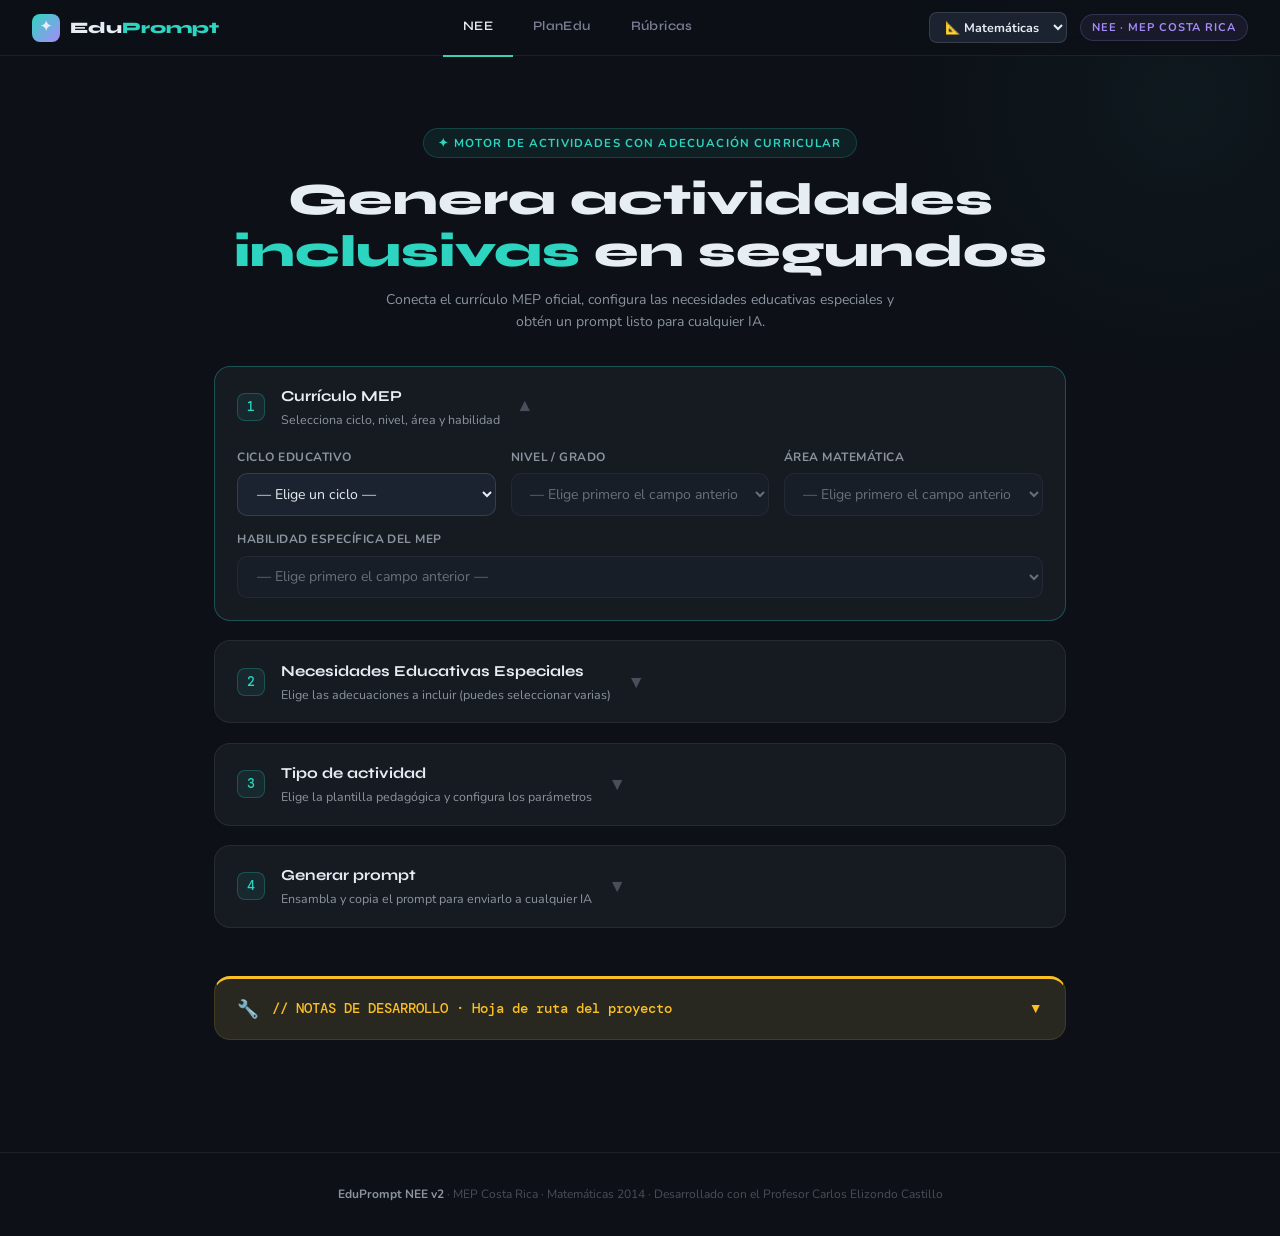
<file: index.html>
<!DOCTYPE html>
<html lang="es">
<head>
<meta charset="UTF-8">
<meta name="viewport" content="width=device-width, initial-scale=1.0">
<title>EduPrompt NEE · MEP Costa Rica</title>
<link href="https://fonts.googleapis.com/css2?family=Syne:wght@400;600;700;800&family=DM+Mono:wght@400;500&family=Nunito:wght@400;500;600;700&display=swap" rel="stylesheet">
<link rel="stylesheet" href="css/styles.css">
</head>
<body>

<!-- ══ LOADING SCREEN ══ -->
<div class="loading-screen" id="loadingScreen">
  <div class="loading-spinner"></div>
  <span class="loading-text" id="loadingText">Cargando currículo MEP...</span>
</div>

<header>
  <div class="logo">
    <div class="logo-mark">✦</div>
    <span>Edu<em>Prompt</em></span>
  </div>
  <nav style="display:flex;align-items:center;gap:0;margin-left:8px;">
    <a href="index.html" style="font-family:'Syne',sans-serif;font-size:13px;font-weight:600;padding:18px 20px;color:#e8eaf0;text-decoration:none;border-bottom:2px solid #3ecfb2;letter-spacing:.03em;">NEE</a>
    <a href="planedu.html" style="font-family:'Syne',sans-serif;font-size:13px;font-weight:600;padding:18px 20px;color:#7a7f96;text-decoration:none;border-bottom:2px solid transparent;letter-spacing:.03em;">PlanEdu</a>
    <a href="rubricas.html" style="font-family:'Syne',sans-serif;font-size:13px;font-weight:600;padding:18px 20px;color:#7a7f96;text-decoration:none;border-bottom:2px solid transparent;letter-spacing:.03em;">Rúbricas</a>
  </nav>
  <div class="header-right">
    <select id="sel_materia_header" onchange="cambiarMateria()" title="Seleccionar materia"></select>
    <span class="header-badge">NEE · MEP Costa Rica</span>
  </div>
</header>

<!-- ══ APP ══ -->
<main class="app">

  <!-- HERO -->
  <div class="hero">
    <div class="hero-pill">✦ Motor de actividades con adecuación curricular</div>
    <h1>Genera actividades<br><em>inclusivas</em> en segundos</h1>
    <p>Conecta el currículo MEP oficial, configura las necesidades educativas especiales y obtén un prompt listo para cualquier IA.</p>
  </div>

  <!-- ══════════════════════════════════════════
       PASOS
  ══════════════════════════════════════════ -->
  <div class="steps">

    <!-- ══ PASO 1: CURRÍCULO ══ -->
    <div class="step open active" id="step1">
      <div class="step-header" onclick="toggleStep('step1')">
        <div class="step-num" id="num1">1</div>
        <div>
          <div class="step-title">Currículo MEP</div>
          <div class="step-subtitle">Selecciona ciclo, nivel, área y habilidad</div>
        </div>
        <span class="step-toggle">▼</span>
      </div>
      <div class="step-body">

        <div class="form-grid cols-3">
          <div class="form-group">
            <label>Ciclo educativo</label>
            <select id="sel_ciclo" class="fc" onchange="updateNiveles()" disabled>
              <option value="">— Cargando... —</option>
            </select>
          </div>
          <div class="form-group">
            <label>Nivel / Grado</label>
            <select id="sel_nivel" class="fc" onchange="updateAreas()" disabled>
              <option value="">— Elige ciclo —</option>
            </select>
          </div>
          <div class="form-group">
            <label>Área matemática</label>
            <select id="sel_area" class="fc" onchange="updateHabilidades()" disabled>
              <option value="">— Elige nivel —</option>
            </select>
          </div>
        </div>

        <div class="form-group" style="margin-top:.9rem">
          <label>Habilidad específica del MEP</label>
          <select id="sel_habilidad" class="fc" onchange="updateIndicadores()" disabled>
            <option value="">— Elige área —</option>
          </select>
        </div>

        <!-- Cuadro informativo autocargado -->
        <div class="info-box" id="infoBox">
          <div class="ib-tag">✦ Datos MEP autocargados</div>
          <div id="infoContent"></div>
        </div>

      </div>
    </div>

    <!-- ══ PASO 2: NEE ══ -->
    <div class="step" id="step2">
      <div class="step-header" onclick="toggleStep('step2')">
        <div class="step-num" id="num2">2</div>
        <div>
          <div class="step-title">Necesidades Educativas Especiales</div>
          <div class="step-subtitle">Elige las adecuaciones a incluir (puedes seleccionar varias)</div>
        </div>
        <span class="step-toggle">▼</span>
      </div>
      <div class="step-body">

        <div class="form-group" style="margin-bottom:.9rem">
          <label>Tipo de adecuación curricular (MEP)</label>
          <select id="sel_adecuacion" class="fc">
            <option value="">Sin adecuación curricular específica</option>
            <option value="Adecuación significativa">Adecuación significativa</option>
            <option value="Adecuación no significativa">Adecuación no significativa</option>
            <option value="Adecuación de acceso al currículo">Adecuación de acceso al currículo</option>
          </select>
        </div>

        <label>Necesidades específicas (selecciona las que apliquen)</label>
        <div class="nee-chips" id="neeChips">
          <div class="nee-chip" onclick="toggleNEE(this)" data-nee="Discapacidad auditiva">
            <span>👂</span> Auditiva
          </div>
          <div class="nee-chip" onclick="toggleNEE(this)" data-nee="Discapacidad visual">
            <span>👁️</span> Visual
          </div>
          <div class="nee-chip" onclick="toggleNEE(this)" data-nee="TDAH / Déficit de atención">
            <span>⚡</span> TDAH
          </div>
          <div class="nee-chip" onclick="toggleNEE(this)" data-nee="Dislexia o discalculia">
            <span>📖</span> Dislexia / Discalculia
          </div>
          <div class="nee-chip" onclick="toggleNEE(this)" data-nee="Discapacidad intelectual leve">
            <span>🧩</span> D. Intelectual leve
          </div>
          <div class="nee-chip" onclick="toggleNEE(this)" data-nee="Trastorno del espectro autista (TEA)">
            <span>🌈</span> TEA
          </div>
          <div class="nee-chip" onclick="toggleNEE(this)" data-nee="Dificultades del lenguaje">
            <span>💬</span> Lenguaje
          </div>
          <div class="nee-chip" onclick="toggleNEE(this)" data-nee="Altas capacidades">
            <span>⭐</span> Altas capacidades
          </div>
        </div>

        <div class="form-group" style="margin-top:.9rem">
          <label>Observaciones del grupo (opcional)</label>
          <textarea id="obs_grupo" class="fc" placeholder="Ej: grupo de 28 estudiantes, 2 con TEA, 1 con discapacidad visual parcial..."></textarea>
        </div>

      </div>
    </div>

    <!-- ══ PASO 3: PLANTILLA ══ -->
    <div class="step" id="step3">
      <div class="step-header" onclick="toggleStep('step3')">
        <div class="step-num" id="num3">3</div>
        <div>
          <div class="step-title">Tipo de actividad</div>
          <div class="step-subtitle">Elige la plantilla pedagógica y configura los parámetros</div>
        </div>
        <span class="step-toggle">▼</span>
      </div>
      <div class="step-body">

        <label>Plantilla pedagógica</label>
        <div class="template-grid" id="templateGrid">
          <!-- Generado por templateRegistry.js + app.js -->
        </div>

        <div class="divider"></div>

        <div class="form-grid">
          <div class="form-group">
            <label>Duración</label>
            <select id="sel_duracion" class="fc">
              <option>30 minutos</option>
              <option selected>45 minutos</option>
              <option>60 minutos</option>
              <option>90 minutos</option>
              <option>2 lecciones (90 min)</option>
            </select>
          </div>
          <div class="form-group">
            <label>Organización del grupo</label>
            <select id="sel_grupo" class="fc">
              <option>Individual</option>
              <option>Parejas</option>
              <option selected>Pequeños grupos (3-4)</option>
              <option>Plenaria</option>
              <option>Mixta</option>
            </select>
          </div>
          <div class="form-group">
            <label>Recursos disponibles</label>
            <select id="sel_recursos" class="fc">
              <option>Material básico (papel, lápiz)</option>
              <option selected>Material concreto + impreso</option>
              <option>Tecnología (tablets / computadoras)</option>
              <option>Pizarra digital</option>
              <option>Materiales manipulativos</option>
            </select>
          </div>
          <div class="form-group">
            <label>Detalle del prompt</label>
            <select id="sel_complejidad" class="fc">
              <option>Básico (prompt corto)</option>
              <option selected>Estándar (balanceado)</option>
              <option>Detallado (máximo detalle)</option>
            </select>
          </div>
        </div>

        <div class="form-group" style="margin-top:.9rem">
          <label>Contexto adicional para la IA (opcional)</label>
          <textarea id="ctx_adicional" class="fc" placeholder="Ej: los estudiantes ya conocen fracciones, el aula tiene 30 pupitres, es la primera clase del tema..."></textarea>
        </div>

      </div>
    </div>

    <!-- ══ PASO 4: GENERAR ══ -->
    <div class="step" id="step4">
      <div class="step-header" onclick="toggleStep('step4')">
        <div class="step-num" id="num4">4</div>
        <div>
          <div class="step-title">Generar prompt</div>
          <div class="step-subtitle">Ensambla y copia el prompt para enviarlo a cualquier IA</div>
        </div>
        <span class="step-toggle">▼</span>
      </div>
      <div class="step-body">

        <div style="display:flex;gap:.7rem;flex-wrap:wrap;margin-bottom:1rem">
          <button class="btn btn-teal" onclick="generatePrompt()">
            ✦ Generar prompt MEP + NEE
          </button>
          <button class="btn btn-ghost" onclick="copyPrompt()" id="btnCopy" style="display:none">
            📋 Copiar prompt
          </button>
          <button class="btn btn-ghost" onclick="clearPrompt()" id="btnClear" style="display:none">
            🗑 Limpiar
          </button>
        </div>

        <div class="prompt-output" id="promptOutput">
          <div class="prompt-toolbar">
            <span class="prompt-toolbar-label">prompt generado · listo para copiar</span>
            <span id="promptStats" style="font-family:'DM Mono',monospace;font-size:.72rem;color:var(--text-muted)"></span>
          </div>
          <textarea class="prompt-text" id="promptText" readonly></textarea>
        </div>

        <div class="hint" id="hintMsg" style="display:none"></div>

      </div>
    </div>

  </div><!-- /steps -->


  <!-- ══════════════════════════════════════════
       PANEL DE DESARROLLO
  ══════════════════════════════════════════ -->
  <div class="dev-panel" id="devPanel">
    <div class="dev-header" onclick="toggleDev()">
      <span style="font-size:1.1rem">🔧</span>
      <h3>// NOTAS DE DESARROLLO · Hoja de ruta del proyecto</h3>
      <span id="devToggle" style="color:var(--amber)">▼</span>
    </div>
    <div class="dev-body">

      <div class="dev-section">
        <h4>Estado actual (v3)</h4>
        <div class="code-block">✅ Estructura modular (HTML + CSS + JS separados)
✅ curriculo_matematica.json (618 habilidades, cycles→niveles→areas)
✅ MetaPromptEngine v3 — prompt DOBLE FASE (js/metaPromptEngine.js)
✅ Motor de plantillas con 7 tipos (js/templateRegistry.js)
✅ Selector de materia en header (listo para más materias)
✅ Sistema NEE con chips seleccionables
✅ skillId separado — habilidad con código + texto completo en el prompt
✅ PlanEdu con doble fase (planedu.html)
✅ metaEngine.js compartido entre NEE y PlanEdu
✅ Listo para GitHub Pages · oliver2389.github.io
⏳ Rúbricas de evaluación — nueva pestaña (rubricas.html) · EN DESARROLLO
⏳ Conexión directa a API Claude — campo api_key listo en planedu.html
⏳ Más materias (Ciencias, Español) — requiere extractor Python
⏳ Exportar a .docx con formato oficial MEP</div>
      </div>

      <div class="dev-section">
        <h4>Puntos de conexión</h4>

        <div class="connection-point">
          <span class="cp-icon">📦</span>
          <div class="cp-text">
            <b>Agregar nueva plantilla → js/templateRegistry.js</b>
            Agrega un objeto {id, icon, nombre, desc, estructura} al registro.
            Se renderiza automáticamente, sin tocar nada más.
          </div>
        </div>

        <div class="connection-point">
          <span class="cp-icon">🗺️</span>
          <div class="cp-text">
            <b>Agregar nueva materia → js/app.js (MATERIAS_CONFIG)</b>
            Genera el JSON con el extractor Python, colócalo en data/,
            y descomenta la entrada en MATERIAS_CONFIG. Aparece en el selector del header.
          </div>
        </div>

        <div class="connection-point">
          <span class="cp-icon">🤖</span>
          <div class="cp-text">
            <b>Conectar a API de IA → js/app.js (sendToAPI)</b>
            El código está escrito y comentado. Solo descomenta,
            agrega tu API key y cambia el botón "Generar" por "Generar y enviar".
          </div>
        </div>

        <div class="connection-point">
          <span class="cp-icon">💾</span>
          <div class="cp-text">
            <b>Persistencia → js/app.js (EduStorage)</b>
            Código listo y comentado. Descomenta EduStorage para guardar
            selecciones y prompts entre sesiones del navegador.
          </div>
        </div>
      </div>

      <div class="dev-section">
        <h4>Estructura del proyecto</h4>
        <div class="code-block">eduprompt-nee/
├── index.html                  ← esta página
├── css/
│   └── styles.css              ← todo el diseño
├── js/
│   ├── metaPromptEngine.js     ← núcleo de prompts (Motor)
│   ├── templateRegistry.js     ← plantillas pedagógicas
│   └── app.js                  ← lógica de la aplicación
└── data/
    ├── curriculo_matematica.json   ← 854 habilidades MEP ✅
    ├── curriculo_ciencias.json     ← pendiente extractor
    └── curriculo_espanol.json      ← pendiente extractor</div>
      </div>

      <div class="dev-section">
        <h4>Prompt para continuar con Claude</h4>
        <div class="code-block">Continuamos EduPrompt NEE · PlanEdu · Rúbricas.
Prof. Carlos Elizondo Castillo · MEP Costa Rica.

Estado actual (v3):
- index.html (NEE) + planedu.html + rubricas.html · oliver2389.github.io
- metaPromptEngine.js v3 — prompt DOBLE FASE en NEE
- planedu.html con doble fase + 5 pasos + DUA + SP + PEI
- metaEngine.js compartido (buildPrompt + callClaude + render)
- curriculo_matematica.json (618 habilidades, cycles→niveles→areas)
- curriculo_contexto.json (17 entradas contexto curricular MEP)
- app.js con skillId separado — habilidad con código + texto

Próximo paso:
- Construir rubricas.html — tabla Indicadores / Inicial / Intermedio / Avanzado
- El docente selecciona habilidades y genera la rúbrica con prompt doble fase

Adjunto los archivos. Continuá desde aquí.</div>
        <button class="btn btn-ghost btn-sm" style="margin-top:.6rem" onclick="copyDevPrompt()">
          📋 Copiar este prompt
        </button>
      </div>

    </div>
  </div>

</main>

<footer>
  <b>EduPrompt NEE v2</b> · MEP Costa Rica · Matemáticas 2014 ·
  Desarrollado con el Profesor Carlos Elizondo Castillo
</footer>

<!-- ══ SCRIPTS (orden importante) ══ -->
<script src="js/templateRegistry.js"></script>
<script src="js/metaPromptEngine.js"></script>
<script src="js/metaEngine.js"></script>
<script src="js/app.js"></script>

</body>
</html>
</file>
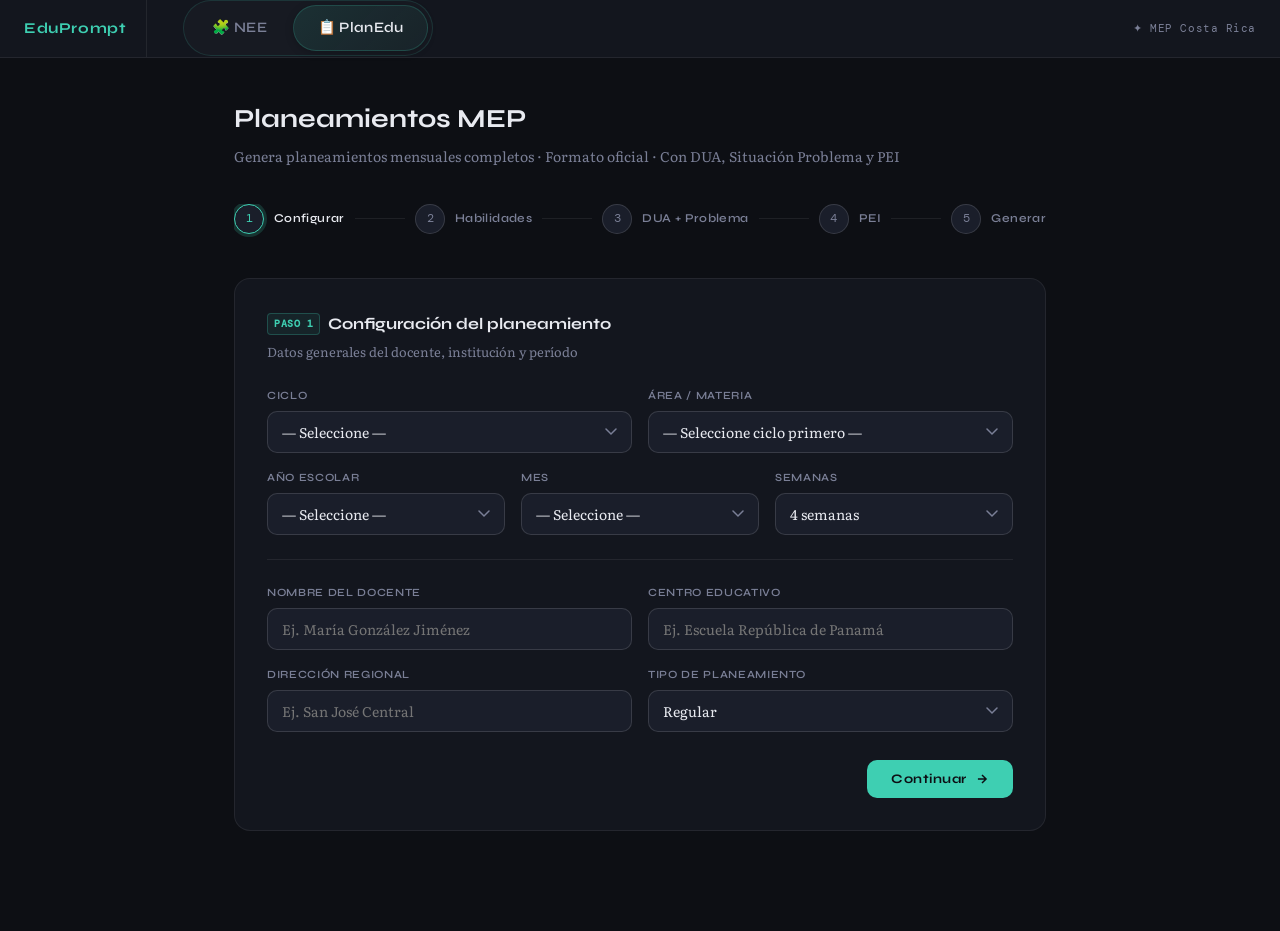
<file: planedu.html>
<!DOCTYPE html>
<html lang="es">
<head>
<meta charset="UTF-8">
<meta name="viewport" content="width=device-width, initial-scale=1.0">
<title>PlanEdu · Planeamientos MEP</title>
<link rel="preconnect" href="https://fonts.googleapis.com">
<link href="https://fonts.googleapis.com/css2?family=Syne:wght@400;600;700&family=DM+Mono:wght@400;500&family=Literata:ital,wght@0,400;0,500;1,400&display=swap" rel="stylesheet">
<style>
:root{--bg:#0d0f14;--bg2:#13161e;--bg3:#1a1e2a;--border:rgba(255,255,255,0.07);--border2:rgba(255,255,255,0.13);--text:#e8eaf0;--muted:#7a7f96;--accent:#3ecfb2;--accent2:#2aa898;--accent-bg:rgba(62,207,178,0.08);--accent-glow:rgba(62,207,178,0.18);--purple:#8b6ff5;--amber:#f0a832;--red:#e05252;--radius:10px;--radius-lg:16px;--mono:'DM Mono',monospace;}
*{box-sizing:border-box;margin:0;padding:0;}
body{background:var(--bg);color:var(--text);font-family:'Literata',Georgia,serif;font-size:15px;line-height:1.65;min-height:100vh;}
header{background:var(--bg2);border-bottom:1px solid var(--border);padding:0 24px;display:flex;align-items:center;position:sticky;top:0;z-index:100;}
.site-logo{font-family:'Syne',sans-serif;font-weight:700;font-size:15px;color:var(--accent);letter-spacing:.04em;padding:16px 20px 16px 0;border-right:1px solid var(--border);margin-right:4px;text-decoration:none;}
.main-nav{display:flex;align-items:center;gap:2px;margin-left:2rem;background:rgba(255,255,255,.02);border-radius:40px;padding:4px;border:1px solid rgba(62,207,178,.15);}
.nav-link{font-family:'Syne',sans-serif;font-size:.9rem;font-weight:600;padding:10px 24px;color:#7a7f96;text-decoration:none;border-radius:40px;letter-spacing:.02em;display:flex;align-items:center;gap:8px;transition:all .3s;}
.nav-link:hover{color:#e8eaf0;background:rgba(62,207,178,.05);}
.nav-link.active{background:linear-gradient(135deg,rgba(62,207,178,.12),rgba(62,207,178,.05));color:#e8eaf0;box-shadow:0 2px 8px rgba(0,0,0,.2);border:1px solid rgba(62,207,178,.2);}
.header-right{margin-left:auto;display:flex;align-items:center;gap:1rem;}
.header-badge{font-family:var(--mono);font-size:.7rem;color:var(--muted);letter-spacing:.05em;}
main{max-width:860px;margin:0 auto;padding:40px 24px 80px;}
.page-title{font-family:'Syne',sans-serif;font-size:26px;font-weight:700;color:var(--text);margin-bottom:4px;}
.page-subtitle{color:var(--muted);font-size:14px;margin-bottom:36px;}
.stepper{display:flex;align-items:center;margin-bottom:40px;overflow-x:auto;padding-bottom:4px;}
.step-item{display:flex;align-items:center;gap:10px;flex-shrink:0;}
.step-dot{width:30px;height:30px;border-radius:50%;border:1.5px solid var(--border2);background:var(--bg3);display:flex;align-items:center;justify-content:center;font-family:var(--mono);font-size:12px;color:var(--muted);transition:all .3s;flex-shrink:0;}
.step-dot.done{background:var(--accent);border-color:var(--accent);color:#0d0f14;}
.step-dot.active{border-color:var(--accent);color:var(--accent);box-shadow:0 0 0 3px var(--accent-glow);}
.step-label{font-family:'Syne',sans-serif;font-size:12px;font-weight:600;color:var(--muted);letter-spacing:.03em;white-space:nowrap;transition:color .3s;}
.step-label.active{color:var(--text);}
.step-connector{flex:1;height:1px;background:var(--border);margin:0 10px;min-width:20px;}
.step-connector.done{background:var(--accent2);}
.card{background:var(--bg2);border:1px solid var(--border);border-radius:var(--radius-lg);padding:32px;margin-bottom:20px;}
.card-title{font-family:'Syne',sans-serif;font-size:16px;font-weight:700;color:var(--text);margin-bottom:4px;display:flex;align-items:center;gap:8px;}
.step-badge{font-family:var(--mono);font-size:10px;background:var(--accent-bg);color:var(--accent);border:1px solid rgba(62,207,178,.25);border-radius:4px;padding:2px 6px;letter-spacing:.05em;}
.card-desc{font-size:13px;color:var(--muted);margin-bottom:24px;}
.field-group{display:grid;grid-template-columns:1fr 1fr;gap:16px;margin-bottom:16px;}
.field-group.cols-3{grid-template-columns:1fr 1fr 1fr;}
.field-group.cols-1{grid-template-columns:1fr;}
@media(max-width:600px){.field-group,.field-group.cols-3{grid-template-columns:1fr;}}
.field{display:flex;flex-direction:column;gap:6px;}
label{font-family:'Syne',sans-serif;font-size:11px;font-weight:600;letter-spacing:.06em;color:var(--muted);text-transform:uppercase;}
input[type="text"],input[type="number"],select,textarea{background:var(--bg3);border:1px solid var(--border2);border-radius:var(--radius);color:var(--text);font-family:'Literata',serif;font-size:14px;padding:10px 14px;outline:none;transition:border-color .2s,box-shadow .2s;width:100%;appearance:none;-webkit-appearance:none;}
input:focus,select:focus,textarea:focus{border-color:var(--accent2);box-shadow:0 0 0 3px var(--accent-glow);}
select{background-image:url("data:image/svg+xml,%3Csvg xmlns='http://www.w3.org/2000/svg' width='12' height='8' viewBox='0 0 12 8'%3E%3Cpath d='M1 1l5 5 5-5' stroke='%237a7f96' stroke-width='1.5' fill='none' stroke-linecap='round'/%3E%3C/svg%3E");background-repeat:no-repeat;background-position:right 14px center;padding-right:36px;cursor:pointer;}
select option{background:var(--bg3);}
.skill-selector{border:1px solid var(--border2);border-radius:var(--radius-lg);overflow:hidden;}
.skill-search-wrap{padding:12px 14px;background:var(--bg3);border-bottom:1px solid var(--border);display:flex;gap:10px;align-items:center;}
.skill-search-wrap svg{flex-shrink:0;opacity:.5;}
#buscador-habilidades{background:transparent;border:none;padding:0;font-size:14px;border-radius:0;box-shadow:none;width:100%;}
#buscador-habilidades:focus{box-shadow:none;border-color:transparent;}
.skill-meta{padding:8px 14px;background:var(--bg);border-bottom:1px solid var(--border);display:flex;justify-content:space-between;align-items:center;}
.skill-meta span{font-family:var(--mono);font-size:11px;color:var(--muted);}
.count-badge{background:var(--accent-bg);color:var(--accent);border:1px solid rgba(62,207,178,.2);border-radius:20px;padding:2px 10px;font-family:var(--mono);font-size:11px;}
#lista-habilidades{max-height:280px;overflow-y:auto;scrollbar-width:thin;scrollbar-color:var(--border2) transparent;}
.hab-item{display:flex;align-items:flex-start;gap:12px;padding:10px 14px;border-bottom:1px solid var(--border);cursor:pointer;transition:background .15s;}
.hab-item:hover{background:var(--bg3);}
.hab-item:last-child{border-bottom:none;}
.hab-item input[type="checkbox"]{width:16px;height:16px;flex-shrink:0;margin-top:2px;accent-color:var(--accent);cursor:pointer;padding:0;border:none;background:none;box-shadow:none;}
.hab-id{font-family:var(--mono);font-size:11px;color:var(--accent);flex-shrink:0;margin-top:2px;min-width:56px;}
.hab-texto{font-size:13px;color:var(--text);line-height:1.5;}
.empty-msg{padding:24px;text-align:center;color:var(--muted);font-size:13px;}
.seleccionadas-header{padding:10px 14px;background:var(--bg);border-top:1px solid var(--border);display:flex;justify-content:space-between;align-items:center;}
.seleccionadas-header span{font-family:'Syne',sans-serif;font-size:11px;font-weight:600;letter-spacing:.06em;text-transform:uppercase;color:var(--muted);}
#seleccionadas{padding:8px 14px;min-height:44px;display:flex;flex-wrap:wrap;gap:6px;}
.sel-chip{display:inline-flex;align-items:center;gap:6px;background:var(--accent-bg);border:1px solid rgba(62,207,178,.25);border-radius:20px;padding:4px 10px 4px 12px;font-size:12px;color:var(--accent);font-family:var(--mono);animation:chipIn .15s ease-out;}
@keyframes chipIn{from{opacity:0;transform:scale(.9);}to{opacity:1;transform:scale(1);}}
.sel-chip button{background:none;border:none;cursor:pointer;color:rgba(62,207,178,.6);font-size:14px;line-height:1;padding:0;margin-left:2px;transition:color .15s;}
.sel-chip button:hover{color:var(--accent);}
.sel-empty{font-size:13px;color:var(--muted);padding:8px 0;font-style:italic;}
.dua-grid{display:grid;grid-template-columns:1fr 1fr 1fr;gap:10px;}
@media(max-width:640px){.dua-grid{grid-template-columns:1fr;}}
.dua-check{display:flex;align-items:flex-start;gap:10px;background:var(--bg3);border:1px solid var(--border);border-radius:var(--radius);padding:12px;cursor:pointer;transition:border-color .2s,background .2s;}
.dua-check:hover{border-color:var(--border2);}
.dua-check input[type="checkbox"]{width:15px;height:15px;flex-shrink:0;margin-top:2px;accent-color:var(--purple);cursor:pointer;padding:0;border:none;background:none;box-shadow:none;}
.dua-check.checked{border-color:rgba(139,111,245,.4);background:rgba(139,111,245,.07);}
.dua-label{font-size:13px;color:var(--text);line-height:1.4;}
.sp-toggle-card{background:var(--bg3);border:1.5px solid var(--border2);border-radius:var(--radius-lg);padding:16px 20px;margin-bottom:0;cursor:pointer;transition:all .2s;display:flex;align-items:center;gap:14px;}
.sp-toggle-card:hover{border-color:rgba(240,168,50,.3);}
.sp-toggle-card.active{border-color:rgba(240,168,50,.5);background:rgba(240,168,50,.06);}
.sp-toggle-card input[type="checkbox"]{width:18px;height:18px;accent-color:var(--amber);flex-shrink:0;cursor:pointer;padding:0;border:none;background:none;box-shadow:none;}
.sp-toggle-label{font-family:'Syne',sans-serif;font-size:14px;font-weight:700;color:var(--text);}
.sp-toggle-sub{font-size:12px;color:var(--muted);margin-top:2px;}
.sp-fields{display:none;}
.sp-fields.visible{display:block;margin-top:16px;animation:fadeUp .2s ease-out;}
@keyframes fadeUp{from{opacity:0;transform:translateY(8px);}to{opacity:1;transform:translateY(0);}}
.momentos-grid{display:grid;grid-template-columns:1fr 1fr;gap:10px;margin-bottom:16px;}
@media(max-width:600px){.momentos-grid{grid-template-columns:1fr;}}
.momento-card{background:var(--bg3);border:1px solid rgba(240,168,50,.2);border-radius:var(--radius);padding:12px 14px;display:flex;align-items:flex-start;gap:10px;}
.momento-num{font-family:var(--mono);font-size:11px;background:rgba(240,168,50,.12);color:var(--amber);border:1px solid rgba(240,168,50,.25);border-radius:4px;padding:2px 7px;flex-shrink:0;margin-top:1px;}
.momento-texto{font-size:13px;color:var(--text);line-height:1.4;}
.momento-texto strong{font-family:'Syne',sans-serif;font-size:11px;font-weight:700;color:var(--amber);display:block;letter-spacing:.04em;text-transform:uppercase;margin-bottom:3px;}
.pei-toggle-row{display:flex;gap:12px;margin-bottom:16px;}
.radio-btn{flex:1;display:flex;align-items:center;justify-content:center;gap:8px;padding:10px;background:var(--bg3);border:1.5px solid var(--border2);border-radius:var(--radius);cursor:pointer;font-family:'Syne',sans-serif;font-size:13px;font-weight:600;color:var(--muted);transition:all .2s;}
.radio-btn input{display:none;}
.radio-btn.selected-yes{border-color:var(--accent);color:var(--accent);background:var(--accent-bg);}
.radio-btn.selected-no{border-color:var(--border2);color:var(--text);}
#pei-fields{display:none;}
#pei-fields.visible{display:block;}
.nav-row{display:flex;justify-content:space-between;align-items:center;margin-top:28px;gap:12px;}
.btn{font-family:'Syne',sans-serif;font-size:13px;font-weight:700;letter-spacing:.04em;padding:11px 24px;border-radius:var(--radius);border:none;cursor:pointer;transition:all .2s;display:inline-flex;align-items:center;gap:8px;}
.btn-ghost{background:transparent;border:1px solid var(--border2);color:var(--muted);}
.btn-ghost:hover{border-color:var(--border);color:var(--text);}
.btn-primary{background:var(--accent);color:#0d0f14;}
.btn-primary:hover{background:var(--accent2);box-shadow:0 0 20px var(--accent-glow);}
.btn-generate{background:linear-gradient(135deg,var(--accent),#2a9f90);color:#0d0f14;padding:13px 32px;font-size:14px;width:100%;justify-content:center;border-radius:var(--radius-lg);}
.btn-generate:hover{box-shadow:0 0 30px var(--accent-glow);transform:translateY(-1px);}
#resultado-section{display:none;margin-top:32px;}
#resultado-section.visible{display:block;animation:fadeUp .4s ease-out;}
.resultado-header{display:flex;justify-content:space-between;align-items:center;margin-bottom:16px;flex-wrap:wrap;gap:12px;}
.resultado-title{font-family:'Syne',sans-serif;font-size:14px;font-weight:700;color:var(--accent);}
.resultado-actions{display:flex;gap:8px;flex-wrap:wrap;}
#resultado-content{background:var(--bg2);border:1px solid var(--border2);border-radius:var(--radius-lg);padding:32px;white-space:pre-wrap;font-family:'Literata',serif;font-size:14px;line-height:1.8;color:var(--text);min-height:200px;max-height:600px;overflow-y:auto;scrollbar-width:thin;scrollbar-color:var(--border2) transparent;outline:none;}
#resultado-content[contenteditable="true"]:focus{border-color:var(--accent2);box-shadow:0 0 0 3px var(--accent-glow);}
.api-notice{background:rgba(62,207,178,.06);border:1px solid rgba(62,207,178,.2);border-radius:var(--radius);padding:12px 16px;margin-bottom:16px;font-size:13px;color:var(--accent);display:flex;gap:10px;align-items:flex-start;}
.step-panel{display:none;}
.step-panel.active{display:block;animation:fadeUp .25s ease-out;}
.divider{border:none;border-top:1px solid var(--border);margin:24px 0;}
.section-label{font-family:'Syne',sans-serif;font-size:11px;font-weight:700;letter-spacing:.07em;text-transform:uppercase;color:var(--muted);margin-bottom:10px;display:block;}
.spinner{width:16px;height:16px;border:2px solid rgba(13,15,20,.3);border-top-color:#0d0f14;border-radius:50%;animation:spin .6s linear infinite;}
@keyframes spin{to{transform:rotate(360deg);}}
</style>
</head>
<body>
<header>
  <a href="index.html" class="site-logo">EduPrompt</a>
  <nav class="main-nav">
    <a href="index.html" class="nav-link">🧩 NEE</a>
    <a href="planedu.html" class="nav-link active">📋 PlanEdu</a>
  </nav>
  <div class="header-right"><span class="header-badge">✦ MEP Costa Rica</span></div>
</header>
<main>
  <div class="page-title">Planeamientos MEP</div>
  <div class="page-subtitle">Genera planeamientos mensuales completos · Formato oficial · Con DUA, Situación Problema y PEI</div>
  <div class="stepper">
    <div class="step-item"><div class="step-dot active" id="dot-1">1</div><span class="step-label active" id="lbl-1">Configurar</span></div>
    <div class="step-connector" id="conn-1"></div>
    <div class="step-item"><div class="step-dot" id="dot-2">2</div><span class="step-label" id="lbl-2">Habilidades</span></div>
    <div class="step-connector" id="conn-2"></div>
    <div class="step-item"><div class="step-dot" id="dot-3">3</div><span class="step-label" id="lbl-3">DUA + Problema</span></div>
    <div class="step-connector" id="conn-3"></div>
    <div class="step-item"><div class="step-dot" id="dot-4">4</div><span class="step-label" id="lbl-4">PEI</span></div>
    <div class="step-connector" id="conn-4"></div>
    <div class="step-item"><div class="step-dot" id="dot-5">5</div><span class="step-label" id="lbl-5">Generar</span></div>
  </div>
  <!-- PASO 1 -->
  <div class="step-panel active" id="panel-1">
    <div class="card">
      <div class="card-title"><span class="step-badge">PASO 1</span>Configuración del planeamiento</div>
      <div class="card-desc">Datos generales del docente, institución y período</div>
      <div class="field-group">
        <div class="field"><label>Ciclo</label>
          <select id="ciclo" onchange="onCicloChange()">
            <option value="">— Seleccione —</option>
            <option value="PRIMER_CICLO">I Ciclo (1°, 2°, 3°)</option>
            <option value="SEGUNDO_CICLO">II Ciclo (4°, 5°, 6°)</option>
            <option value="TERCER_CICLO">III Ciclo (7°, 8°, 9°)</option>
            <option value="CICLO_DIVERSIFICADO">Ciclo Diversificado (10°, 11°)</option>
          </select>
        </div>
        <div class="field"><label>Área / Materia</label>
          <select id="area" onchange="filtrarPorCicloArea()"><option value="">— Seleccione ciclo primero —</option></select>
        </div>
      </div>
      <div class="field-group cols-3">
        <div class="field"><label>Año escolar</label><select id="anio"><option value="">— Seleccione —</option></select></div>
        <div class="field"><label>Mes</label>
          <select id="mes"><option value="">— Seleccione —</option><option>Enero</option><option>Febrero</option><option>Marzo</option><option>Abril</option><option>Mayo</option><option>Junio</option><option>Julio</option><option>Agosto</option><option>Setiembre</option><option>Octubre</option><option>Noviembre</option></select>
        </div>
        <div class="field"><label>Semanas</label>
          <select id="semanas"><option value="4">4 semanas</option><option value="3">3 semanas</option><option value="5">5 semanas</option></select>
        </div>
      </div>
      <hr class="divider">
      <div class="field-group">
        <div class="field"><label>Nombre del docente</label><input type="text" id="docente" placeholder="Ej. María González Jiménez"></div>
        <div class="field"><label>Centro educativo</label><input type="text" id="centro" placeholder="Ej. Escuela República de Panamá"></div>
      </div>
      <div class="field-group">
        <div class="field"><label>Dirección regional</label><input type="text" id="dir_regional" placeholder="Ej. San José Central"></div>
        <div class="field"><label>Tipo de planeamiento</label>
          <select id="tipo_plan"><option value="regular">Regular</option><option value="correlacionado">Correlacionado</option></select>
        </div>
      </div>
      <div class="nav-row"><span></span>
        <button class="btn btn-primary" onclick="irPaso(2)">Continuar <svg width="14" height="14" viewBox="0 0 24 24" fill="none" stroke="currentColor" stroke-width="2.5"><path d="M5 12h14M12 5l7 7-7 7"/></svg></button>
      </div>
    </div>
  </div>
  <!-- PASO 2 -->
  <div class="step-panel" id="panel-2">
    <div class="card">
      <div class="card-title"><span class="step-badge">PASO 2</span>Selección de habilidades</div>
      <div class="card-desc">Buscá y seleccioná las habilidades específicas que trabajarás este mes</div>
      <div class="skill-selector">
        <div class="skill-search-wrap">
          <svg width="15" height="15" viewBox="0 0 24 24" fill="none" stroke="currentColor" stroke-width="2"><circle cx="11" cy="11" r="8"/><path d="m21 21-4.35-4.35"/></svg>
          <input type="text" id="buscador-habilidades" placeholder="Buscá por palabra clave o código..." autocomplete="off">
        </div>
        <div class="skill-meta"><span id="lista-info">Cargando habilidades...</span><span class="count-badge" id="seleccionadas-count">0 seleccionadas</span></div>
        <div id="lista-habilidades"><div class="empty-msg">Cargando datos del currículo...</div></div>
        <div class="seleccionadas-header">
          <span>Habilidades seleccionadas</span>
          <button class="btn btn-ghost" style="padding:5px 10px;font-size:11px;" onclick="limpiarSeleccion()">Limpiar</button>
        </div>
        <div id="seleccionadas"><span class="sel-empty">Ninguna seleccionada aún</span></div>
      </div>
    </div>
    <div class="nav-row">
      <button class="btn btn-ghost" onclick="irPaso(1)"><svg width="14" height="14" viewBox="0 0 24 24" fill="none" stroke="currentColor" stroke-width="2.5"><path d="M19 12H5M12 19l-7-7 7-7"/></svg>Atrás</button>
      <button class="btn btn-primary" id="btn-continuar-paso2" onclick="irPaso(3)">Continuar →</button>
    </div>
  </div>
  <!-- PASO 3 -->
  <div class="step-panel" id="panel-3">
    <div class="card">
      <div class="card-title"><span class="step-badge">PASO 3</span>DUA y Enfoque de Resolución de Problemas</div>
      <div class="card-desc">Estrategias DUA obligatorias y configuración del enfoque de situación problema MEP</div>
      <span class="section-label">Representación · Principio I</span>
      <div class="dua-grid" style="margin-bottom:20px;">
        <label class="dua-check"><input type="checkbox" name="dua" value="Representación visual (diagramas, esquemas, imágenes)"><span class="dua-label">Visual · Diagramas, esquemas, imágenes</span></label>
        <label class="dua-check"><input type="checkbox" name="dua" value="Representación concreta (manipulables, materiales físicos)"><span class="dua-label">Concreta · Manipulables, materiales físicos</span></label>
        <label class="dua-check"><input type="checkbox" name="dua" value="Representación simbólica (notación formal, algoritmos)"><span class="dua-label">Simbólica · Notación formal, algoritmos</span></label>
      </div>
      <span class="section-label">Acción y Expresión · Principio II</span>
      <div class="dua-grid" style="margin-bottom:20px;">
        <label class="dua-check"><input type="checkbox" name="dua" value="Expresión oral (exposición, discusión, trabajo grupal)"><span class="dua-label">Oral · Exposición, discusión, debate</span></label>
        <label class="dua-check"><input type="checkbox" name="dua" value="Expresión escrita (resolución de problemas, informes)"><span class="dua-label">Escrita · Problemas, informes, portafolio</span></label>
        <label class="dua-check"><input type="checkbox" name="dua" value="Expresión tecnológica (software, calculadora, GeoGebra)"><span class="dua-label">Tecnológica · Software, GeoGebra, calculadora</span></label>
      </div>
      <span class="section-label">Motivación e Implicación · Principio III</span>
      <div class="dua-grid" style="margin-bottom:28px;">
        <label class="dua-check"><input type="checkbox" name="dua" value="Motivación por contexto real (situaciones de la vida cotidiana)"><span class="dua-label">Contexto real · Situaciones cotidianas</span></label>
        <label class="dua-check"><input type="checkbox" name="dua" value="Motivación colaborativa (trabajo en equipo, co-construcción)"><span class="dua-label">Colaborativa · Equipos, co-construcción</span></label>
        <label class="dua-check"><input type="checkbox" name="dua" value="Motivación autónoma (resolución independiente, autogestión)"><span class="dua-label">Autónoma · Autogestión, resolución independiente</span></label>
      </div>
      <hr class="divider">
      <span class="section-label" style="color:var(--amber);">Enfoque de resolución de problemas · MEP</span>
      <label class="sp-toggle-card" id="sp-toggle-card" onclick="toggleSituacionProblema(event)">
        <input type="checkbox" id="sp-activo" onclick="event.stopPropagation()">
        <div>
          <div class="sp-toggle-label">✦ Incluir Situación Problema contextualizada</div>
          <div class="sp-toggle-sub">Activa los 4 momentos fundamentales del MEP — enfoque obligatorio en Matemáticas</div>
        </div>
      </label>
      <div class="sp-fields" id="sp-fields">
        <span class="section-label" style="margin-top:4px;">Los 4 momentos MEP que se incluirán en el planeamiento</span>
        <div class="momentos-grid">
          <div class="momento-card"><span class="momento-num">M1</span><div class="momento-texto"><strong>Propuesta del problema</strong>Presentación contextualizada. El docente NO revela el proceso de solución.</div></div>
          <div class="momento-card"><span class="momento-num">M2</span><div class="momento-texto"><strong>Trabajo independiente</strong>Resolución individual o grupal. El docente observa y guía sin dar respuestas.</div></div>
          <div class="momento-card"><span class="momento-num">M3</span><div class="momento-texto"><strong>Discusión interactiva</strong>Socialización de estrategias. Argumentación matemática entre pares.</div></div>
          <div class="momento-card"><span class="momento-num">M4</span><div class="momento-texto"><strong>Clausura o cierre</strong>Institucionalización del conocimiento. El docente sistematiza los aprendizajes.</div></div>
        </div>
        <div class="field-group cols-1" style="margin-bottom:14px;">
          <div class="field">
            <label>Contexto de la situación problema</label>
            <textarea id="sp_contexto" rows="3" placeholder="Describí el contexto auténtico. Ej: gestión del presupuesto escolar, diseño de una huerta, análisis de datos climáticos de la región..."></textarea>
          </div>
        </div>
        <div class="field-group" style="margin-bottom:14px;">
          <div class="field">
            <label>Recursos para la situación problema</label>
            <input type="text" id="sp_recursos" placeholder="Ej: materiales concretos, hojas de trabajo, GeoGebra, datos reales...">
          </div>
          <div class="field">
            <label>Organización del grupo</label>
            <select id="sp_organizacion">
              <option value="individual">Individual</option>
              <option value="parejas">Parejas</option>
              <option value="pequeños grupos (3-4 estudiantes)" selected>Pequeños grupos (3-4)</option>
              <option value="plenaria">Plenaria</option>
              <option value="mixta (individual y grupal)">Mixta</option>
            </select>
          </div>
        </div>
        <div class="field-group cols-1">
          <div class="field">
            <label>Observaciones sobre la evaluación de la situación problema</label>
            <textarea id="sp_evaluacion" rows="3" placeholder="Describí cómo evaluarás el proceso. Ej: rúbrica de argumentación matemática, lista de cotejo de estrategias..."></textarea>
          </div>
        </div>
      </div>
    </div>
    <div class="nav-row">
      <button class="btn btn-ghost" onclick="irPaso(2)"><svg width="14" height="14" viewBox="0 0 24 24" fill="none" stroke="currentColor" stroke-width="2.5"><path d="M19 12H5M12 19l-7-7 7-7"/></svg>Atrás</button>
      <button class="btn btn-primary" onclick="irPaso(4)">Continuar <svg width="14" height="14" viewBox="0 0 24 24" fill="none" stroke="currentColor" stroke-width="2.5"><path d="M5 12h14M12 5l7 7-7 7"/></svg></button>
    </div>
  </div>
  <!-- PASO 4 -->
  <div class="step-panel" id="panel-4">
    <div class="card">
      <div class="card-title"><span class="step-badge">PASO 4</span>Adecuaciones curriculares (PEI)</div>
      <div class="card-desc">¿Hay estudiantes con NEE que requieran adecuación en este grupo?</div>
      <div class="pei-toggle-row">
        <label class="radio-btn" id="pei-no-btn"><input type="radio" name="pei" value="no" checked onchange="onPeiChange(false)">Sin adecuaciones</label>
        <label class="radio-btn" id="pei-si-btn"><input type="radio" name="pei" value="si" onchange="onPeiChange(true)">Con adecuaciones (PEI)</label>
      </div>
      <div id="pei-fields">
        <div class="field-group">
          <div class="field"><label>Tipo de adecuación</label>
            <select id="pei_tipo"><option value="de acceso">De acceso</option><option value="no significativa">No significativa</option><option value="significativa">Significativa</option></select>
          </div>
          <div class="field"><label>Área de NEE</label>
            <select id="pei_area_nee">
              <option value="discapacidad intelectual">Discapacidad intelectual</option>
              <option value="discapacidad visual">Discapacidad visual</option>
              <option value="discapacidad auditiva">Discapacidad auditiva</option>
              <option value="discapacidad motora">Discapacidad motora</option>
              <option value="trastorno del espectro autista (TEA)">TEA</option>
              <option value="trastorno por déficit atencional (TDAH)">TDAH</option>
              <option value="dificultades de aprendizaje">Dificultades de aprendizaje</option>
              <option value="talento excepcional">Talento excepcional</option>
            </select>
          </div>
        </div>
        <div class="field-group cols-1">
          <div class="field"><label>Observación adicional (opcional)</label><textarea id="pei_obs" rows="3" placeholder="Descripción breve de la adecuación específica..."></textarea></div>
        </div>
      </div>
    </div>
    <div class="nav-row">
      <button class="btn btn-ghost" onclick="irPaso(3)"><svg width="14" height="14" viewBox="0 0 24 24" fill="none" stroke="currentColor" stroke-width="2.5"><path d="M19 12H5M12 19l-7-7 7-7"/></svg>Atrás</button>
      <button class="btn btn-primary" onclick="irPaso(5)">Continuar <svg width="14" height="14" viewBox="0 0 24 24" fill="none" stroke="currentColor" stroke-width="2.5"><path d="M5 12h14M12 5l7 7-7 7"/></svg></button>
    </div>
  </div>
  <!-- PASO 5 -->
  <div class="step-panel" id="panel-5">
    <div class="card">
      <div class="card-title"><span class="step-badge">PASO 5</span>Generar prompt</div>
      <div class="card-desc">Revisá el resumen, generá el prompt y pegalo en tu IA para obtener el planeamiento completo</div>
      <div id="resumen-config" style="background:var(--bg3);border-radius:var(--radius);padding:16px;margin-bottom:20px;font-size:13px;line-height:1.8;">Cargando resumen...</div>
      <div class="api-notice">
        <svg width="15" height="15" viewBox="0 0 24 24" fill="none" stroke="currentColor" stroke-width="2" style="flex-shrink:0;margin-top:1px"><path d="M13 2L3 14h9l-1 8 10-12h-9l1-8z"/></svg>
        <span>El botón genera el prompt ensamblado. Copialo y pegalo en Claude, ChatGPT o tu IA preferida para obtener el planeamiento.</span>
      </div>
      <button class="btn btn-generate" id="btn-generar" onclick="generarPlaneamiento()">
        <svg width="16" height="16" viewBox="0 0 24 24" fill="none" stroke="currentColor" stroke-width="2"><path d="M13 2L3 14h9l-1 8 10-12h-9l1-8z"/></svg>
        Generar prompt
      </button>
    </div>
    <div class="nav-row">
      <button class="btn btn-ghost" onclick="irPaso(4)"><svg width="14" height="14" viewBox="0 0 24 24" fill="none" stroke="currentColor" stroke-width="2.5"><path d="M19 12H5M12 19l-7-7 7-7"/></svg>Atrás</button>
      <span></span>
    </div>
  </div>
  <!-- RESULTADO -->
  <div id="resultado-section">
    <div class="resultado-header">
      <div class="resultado-title">✦ Prompt listo para copiar</div>
      <div class="resultado-actions">
        <button class="btn btn-ghost" onclick="copiarTexto()" style="font-size:12px;padding:8px 14px;"><svg width="13" height="13" viewBox="0 0 24 24" fill="none" stroke="currentColor" stroke-width="2"><rect x="9" y="9" width="13" height="13" rx="2"/><path d="M5 15H4a2 2 0 01-2-2V4a2 2 0 012-2h9a2 2 0 012 2v1"/></svg>Copiar prompt</button>
        <button class="btn btn-primary" onclick="exportarTxt()" style="font-size:12px;padding:8px 16px;"><svg width="13" height="13" viewBox="0 0 24 24" fill="none" stroke="currentColor" stroke-width="2"><path d="M21 15v4a2 2 0 01-2 2H5a2 2 0 01-2-2v-4"/><polyline points="7 10 12 15 17 10"/><line x1="12" y1="15" x2="12" y2="3"/></svg>Guardar .txt</button>
        <button class="btn btn-ghost" onclick="nuevoPlaneamiento()" style="font-size:12px;padding:8px 14px;">Nuevo</button>
      </div>
    </div>
    <div id="resultado-content" contenteditable="true"></div>
  </div>
</main>
<script>
let pasoActual=1,todasHabilidades=[],filtradas=[],seleccionadas=[],curriculoContexto={},programaGlobal={},searchTimeout;
const CICLOS_MAP={PRIMER_CICLO:{areas:["Números","Geometría","Medidas","Relaciones y Álgebra","Estadística y Probabilidad"],anios:["1°","2°","3°"]},SEGUNDO_CICLO:{areas:["Números","Geometría","Medidas","Relaciones y Álgebra","Estadística y Probabilidad"],anios:["4°","5°","6°"]},TERCER_CICLO:{areas:["Números","Geometría","Relaciones y Álgebra","Estadística y Probabilidad"],anios:["7°","8°","9°"]},CICLO_DIVERSIFICADO:{areas:["Geometría","Relaciones y Álgebra","Estadística y Probabilidad"],anios:["10°","11°"]}};
async function cargarDatos(){try{console.log("🔄 Iniciando carga de datos...");const[habRes,ctxRes,pgRes]=await Promise.allSettled([fetch("data/curriculo_matematica.json"),fetch("data/curriculo_contexto.json"),fetch("data/programa_global.json")]);if(habRes.status==="fulfilled"&&habRes.value.ok){const d=await habRes.value.json();console.log("✅ JSON habilidades cargado");todasHabilidades=normalizarHabilidades(d);console.log("✅ Habilidades normalizadas:",todasHabilidades.length);}if(ctxRes.status==="fulfilled"&&ctxRes.value.ok){const r=await ctxRes.value.json();r.forEach(e=>{const k=(e.ciclo||"")+"_"+(e.area||e.area_id||"");curriculoContexto[k]=e;});console.log("✅ Contexto cargado:",Object.keys(curriculoContexto).length,"entradas");}if(pgRes.status==="fulfilled"&&pgRes.value.ok){programaGlobal=await pgRes.value.json();console.log("✅ Programa global cargado");}if(todasHabilidades.length>0){renderLista(todasHabilidades.slice(0,60));document.getElementById("lista-info").textContent=`${todasHabilidades.length} habilidades disponibles · mostrando 60`;}}catch(e){console.error("❌ Error crítico:",e);document.getElementById("lista-habilidades").innerHTML='<div class="empty-msg">❌ Error cargando el currículo.</div>';}}
function normalizarHabilidades(data){const r=[];if(Array.isArray(data)){console.log("📋 JSON es array plano");return data.map(h=>({id:h.id||h.codigo||"",texto:h.descripcion||h.habilidad||h.texto||"",ciclo:h.ciclo||"",area:h.area||h.materia||""}));}if(data&&data.cycles){console.log("📋 JSON tiene estructura anidada");data.cycles.forEach(c=>{const ciclo=c.ciclo||"";(c.niveles||[]).forEach(n=>{(n.areas||[]).forEach(a=>{const area=a.nombre||a.area||"";(a.habilidades||[]).forEach(h=>{if(h.id)r.push({id:h.id,texto:h.descripcion||h.habilidad||h.texto||"",ciclo,area});});});});});}return r;}
function onCicloChange(){console.log("🔄 Ciclo cambiado:",document.getElementById("ciclo").value);const ciclo=document.getElementById("ciclo").value;const aS=document.getElementById("area"),nS=document.getElementById("anio");aS.innerHTML='<option value="">— Seleccione —</option>';nS.innerHTML='<option value="">— Seleccione —</option>';if(!ciclo)return;const cfg=CICLOS_MAP[ciclo];if(!cfg)return;cfg.areas.forEach(a=>aS.innerHTML+=`<option value="${a}">${a}</option>`);cfg.anios.forEach(a=>nS.innerHTML+=`<option value="${a}">${a}</option>`);filtrarPorCicloArea();}
function filtrarPorCicloArea(){const ciclo=document.getElementById("ciclo").value,area=document.getElementById("area").value;if(!ciclo&&!area){filtradas=[...todasHabilidades];}else{filtradas=todasHabilidades.filter(h=>{const an=area?area.toLowerCase().normalize("NFD").replace(/[\u0300-\u036f]/g,""):"";const hn=h.area?h.area.toLowerCase().normalize("NFD").replace(/[\u0300-\u036f]/g,""):"";return(!ciclo||h.ciclo===ciclo||h.ciclo==="")&&(!area||hn===an||h.area==="");});}renderLista(filtradas.slice(0,80));document.getElementById("lista-info").textContent=`${filtradas.length} habilidades · mostrando ${Math.min(filtradas.length,80)}`;}
function renderLista(habilidades){const cont=document.getElementById("lista-habilidades");if(!habilidades||habilidades.length===0){cont.innerHTML='<div class="empty-msg">Sin resultados. Probá otra búsqueda.</div>';return;}cont.innerHTML="";habilidades.forEach(h=>{const item=document.createElement("label");item.className="hab-item";const isChecked=seleccionadas.some(s=>s.id===h.id);item.innerHTML=`<input type="checkbox"${isChecked?" checked":""}><span class="hab-id">${h.id}</span><span class="hab-texto">${h.texto}</span>`;const cb=item.querySelector("input");cb.addEventListener("change",e=>{e.stopPropagation();if(e.target.checked){if(!seleccionadas.some(s=>s.id===h.id))seleccionadas.push({id:h.id,texto:h.texto});}else{eliminarHabilidad(h.id);return;}renderSeleccionadas();actualizarBotonContinuar();});item.addEventListener("click",e=>{if(e.target.tagName!=="INPUT"){cb.checked=!cb.checked;cb.dispatchEvent(new Event("change"));}});cont.appendChild(item);});}
function renderSeleccionadas(){const cont=document.getElementById("seleccionadas"),badge=document.getElementById("seleccionadas-count");badge.textContent=`${seleccionadas.length} seleccionada${seleccionadas.length!==1?"s":""}`;if(seleccionadas.length===0){cont.innerHTML='<span class="sel-empty">Ninguna seleccionada aún</span>';return;}cont.innerHTML="";seleccionadas.forEach(h=>{const chip=document.createElement("div");chip.className="sel-chip";chip.innerHTML=`<span>${h.id}</span><button title="Quitar ${h.id}">×</button>`;chip.querySelector("button").addEventListener("click",e=>{e.stopPropagation();eliminarHabilidad(h.id);});cont.appendChild(chip);});}
function eliminarHabilidad(id){seleccionadas=seleccionadas.filter(h=>h.id!==id);document.querySelectorAll("#lista-habilidades input[type='checkbox']").forEach(cb=>{const hi=cb.closest(".hab-item");if(hi&&hi.querySelector(".hab-id")?.textContent===id)cb.checked=false;});renderSeleccionadas();actualizarBotonContinuar();}
function limpiarSeleccion(){seleccionadas=[];document.querySelectorAll("#lista-habilidades input[type='checkbox']").forEach(cb=>cb.checked=false);renderSeleccionadas();actualizarBotonContinuar();}
function actualizarBotonContinuar(){const b=document.getElementById("btn-continuar-paso2");if(b)b.innerHTML=`Continuar con ${seleccionadas.length} habilidad${seleccionadas.length!==1?"es":""} →`;}
function buscarHabilidades(){const q=document.getElementById("buscador-habilidades").value.toLowerCase().trim();const base=filtradas.length>0?filtradas:todasHabilidades;if(!q){renderLista(base.slice(0,80));document.getElementById("lista-info").textContent=`${base.length} habilidades · mostrando 80`;return;}const res=base.filter(h=>h.texto.toLowerCase().includes(q)||h.id.toLowerCase().includes(q));renderLista(res.slice(0,60));document.getElementById("lista-info").textContent=`${res.length} resultado${res.length!==1?"s":""} para "${q}"`;}
function toggleSituacionProblema(e){if(e)e.preventDefault();const cb=document.getElementById("sp-activo"),card=document.getElementById("sp-toggle-card"),fields=document.getElementById("sp-fields");cb.checked=!cb.checked;card.classList.toggle("active",cb.checked);fields.classList.toggle("visible",cb.checked);}
function onPeiChange(si){document.getElementById("pei-fields").classList.toggle("visible",si);document.getElementById("pei-no-btn").classList.toggle("selected-no",!si);document.getElementById("pei-si-btn").classList.toggle("selected-yes",si);}
function irPaso(n){if(n>1&&pasoActual===1){if(!document.getElementById("ciclo").value||!document.getElementById("area").value){alert("⚠️ Seleccioná el ciclo y el área antes de continuar.");return;}}if(n===3&&pasoActual===2&&seleccionadas.length===0){if(!confirm("No seleccionaste habilidades. ¿Continuar de todas formas?"))return;}document.getElementById(`panel-${pasoActual}`).classList.remove("active");document.getElementById(`panel-${n}`).classList.add("active");for(let i=1;i<=5;i++){const dot=document.getElementById(`dot-${i}`),lbl=document.getElementById(`lbl-${i}`);dot.className="step-dot";lbl.className="step-label";if(i<n){dot.classList.add("done");lbl.classList.add("active");}else if(i===n){dot.classList.add("active");lbl.classList.add("active");}if(i<5)document.getElementById(`conn-${i}`).className="step-connector"+(i<n?" done":"");}if(n===5)renderResumen();pasoActual=n;window.scrollTo({top:0,behavior:"smooth"});}
function renderResumen(){const ciclo=document.getElementById("ciclo"),area=document.getElementById("area"),anio=document.getElementById("anio"),mes=document.getElementById("mes");const docente=document.getElementById("docente").value||"—",centro=document.getElementById("centro").value||"—";const duaN=Array.from(document.querySelectorAll('input[name="dua"]:checked')).length;const peiSi=document.querySelector('input[name="pei"]:checked')?.value==="si";const spActivo=document.getElementById("sp-activo").checked;document.getElementById("resumen-config").innerHTML=`<div style="display:grid;grid-template-columns:1fr 1fr;gap:8px 24px;"><div><span style="color:var(--muted);font-family:'Syne',sans-serif;font-size:11px;font-weight:600;letter-spacing:.05em;text-transform:uppercase">Ciclo</span><br>${ciclo.options[ciclo.selectedIndex]?.text||"—"}</div><div><span style="color:var(--muted);font-family:'Syne',sans-serif;font-size:11px;font-weight:600;letter-spacing:.05em;text-transform:uppercase">Área</span><br>${area.options[area.selectedIndex]?.text||"—"}</div><div><span style="color:var(--muted);font-family:'Syne',sans-serif;font-size:11px;font-weight:600;letter-spacing:.05em;text-transform:uppercase">Año / Mes</span><br>${anio.options[anio.selectedIndex]?.text||"—"} · ${mes.options[mes.selectedIndex]?.text||"—"}</div><div><span style="color:var(--muted);font-family:'Syne',sans-serif;font-size:11px;font-weight:600;letter-spacing:.05em;text-transform:uppercase">Docente</span><br>${docente}</div><div><span style="color:var(--muted);font-family:'Syne',sans-serif;font-size:11px;font-weight:600;letter-spacing:.05em;text-transform:uppercase">Habilidades</span><br><span style="color:var(--accent)">${seleccionadas.length} seleccionada${seleccionadas.length!==1?"s":""}</span></div><div><span style="color:var(--muted);font-family:'Syne',sans-serif;font-size:11px;font-weight:600;letter-spacing:.05em;text-transform:uppercase">Estrategias</span><br>${duaN} DUA${spActivo?" · <span style='color:var(--amber)'>✦ Situación Problema</span>":""}${peiSi?" · PEI":""}</div></div>`;}
function ensamblarPrompt(){const ciclo=document.getElementById("ciclo").value,area=document.getElementById("area").value,anio=document.getElementById("anio").value;const mes=document.getElementById("mes").value,semanas=document.getElementById("semanas").value;const docente=document.getElementById("docente").value,centro=document.getElementById("centro").value,dirReg=document.getElementById("dir_regional").value;const tipoPlan=document.getElementById("tipo_plan").value;const peiSi=document.querySelector('input[name="pei"]:checked')?.value==="si";const peiTipo=document.getElementById("pei_tipo")?.value,peiArea=document.getElementById("pei_area_nee")?.value,peiObs=document.getElementById("pei_obs")?.value;const spActivo=document.getElementById("sp-activo").checked;const spContexto=document.getElementById("sp_contexto")?.value||"";const spRecursos=document.getElementById("sp_recursos")?.value||"";const spOrg=document.getElementById("sp_organizacion")?.value||"pequeños grupos";const spEvaluacion=document.getElementById("sp_evaluacion")?.value||"";const estrategiasDUA=Array.from(document.querySelectorAll('input[name="dua"]:checked')).map(cb=>"- "+cb.value).join("\n");const habilidadesTexto=seleccionadas.map(h=>`• [${h.id}] ${h.texto}`).join("\n");const ctxKey=ciclo+"_"+area,ctx=curriculoContexto[ctxKey]||{};const introduccion=ctx.introduccion||"",proposito=ctx.proposito||"";const habGenerales=Array.isArray(ctx.habilidades_generales)?ctx.habilidades_generales.join("; "):"";const metGenerales=Array.isArray(ctx.metodologicas?.generales)?ctx.metodologicas.generales.join("; "):"";const metAnio=ctx.metodologicas?.por_anio?.[anio.replace("°","")]||"";const evaluacion=Array.isArray(ctx.evaluacion)?ctx.evaluacion.join("; "):"";
const spBloque=spActivo?`

════ SITUACIÓN PROBLEMA CONTEXTUALIZADA (ENFOQUE MEP) ════
El planeamiento DEBE incluir al menos una situación problema contextualizada con los 4 momentos fundamentales del MEP.

CONTEXTO DE LA SITUACIÓN PROBLEMA:
${spContexto||"(Seleccioná un contexto auténtico de la comunidad o vida cotidiana del estudiante, apropiado para "+area+" en "+anio+")"}

ORGANIZACIÓN: ${spOrg}
RECURSOS: ${spRecursos||"materiales didácticos apropiados para el nivel"}

Para cada situación problema desarrollá explícitamente los 4 MOMENTOS:

I ETAPA: APRENDIZAJE DE CONOCIMIENTOS

A. Propuesta del problema:
Presentación clara y contextualizada de la situación. El docente NO revela el proceso de solución ni da pistas directas. Preguntas generadoras que activen conocimientos previos.

Trabajo estudiantil independiente:
Espacio de resolución en ${spOrg} sin intervención directiva. Rol del docente: observar, registrar estrategias diversas, formular preguntas que promuevan el pensamiento SIN dar respuestas.

Discusión interactiva y comunicativa:
Estrategia para la socialización de soluciones y estrategias diversas. Técnicas de argumentación matemática entre pares. El docente conecta estrategias informales con el conocimiento matemático formal.

Clausura o cierre:
Institucionalización del conocimiento matemático. El docente sistematiza, formaliza el concepto y lo conecta directamente con las habilidades MEP trabajadas.

II ETAPA: MOVILIZACIÓN Y APLICACIÓN DE CONOCIMIENTOS
El docente brinda ejercicios para que los estudiantes apliquen y consoliden los conocimientos en situaciones nuevas y variadas.

EVALUACIÓN DE LA SITUACIÓN PROBLEMA:
${spEvaluacion||"Incluí criterios de evaluación formativa que valoren el proceso de resolución, no solo el resultado."}
`:"";
const peiBloque=peiSi?`

════ ADECUACIÓN CURRICULAR (PEI) ════
Tipo de adecuación: ${peiTipo}
Área de NEE: ${peiArea}
${peiObs?"Nota del docente: "+peiObs:""}

Generá una sección PEI completa que incluya:
• Habilidades adaptadas para este estudiante con ${peiArea}
• Estrategias diferenciadas para cada momento de la clase
• Criterios de evaluación adaptados a sus capacidades reales
• Materiales o apoyos específicos necesarios
`:"";
// ── SCHEMA FASE 1 ──────────────────────────────────────────
const schemaFase1=JSON.stringify({
  encabezado:{
    direccion_regional:"string",
    centro_educativo:"string",
    docente:"string",
    asignatura:"string — ej: Matemática — Geometría",
    ciclo:"string",
    anio_escolar:"string",
    mes:"string",
    semanas:"number",
    tipo_planeamiento:"string"
  },
  habilidades:[{id:"string — ej: MAT-TC-7-GEO-H004",texto:"string — texto completo de la habilidad"}],
  dua:["string — estrategia DUA seleccionada"],
  contexto_curricular:{
    introduccion:"string",
    proposito:"string",
    orientaciones_metodologicas:"string",
    evaluacion:"string"
  },
  situacion_problema:{
    activa:"boolean",
    contexto:"string — vacío si no aplica",
    organizacion:"string",
    recursos:"string"
  },
  pei:{
    activo:"boolean",
    tipo:"string — vacío si no aplica",
    area_nee:"string — vacío si no aplica",
    observacion:"string"
  }
},null,2);

return`════════════════════════════════════════════════════════
MODO: DOBLE FASE — leé todo antes de responder
════════════════════════════════════════════════════════

ROL
Sos un experto en planificación didáctica según el programa oficial de Matemática del MEP de Costa Rica (Programa de Matemáticas 2012, reformulado 2013). Especialista en DUA, Situación Problema y adecuaciones curriculares PEI.

════════════════════════════════════════════
FASE 1 — PARSEO Y VALIDACIÓN (ejecutar ahora)
════════════════════════════════════════════
Leé los datos del formulario a continuación y devolvé ÚNICAMENTE un objeto JSON con la siguiente estructura. Sin texto antes ni después. Sin bloques de código ni comillas de markdown.

SCHEMA DE FASE 1:
${schemaFase1}

REGLAS DE FASE 1:
1. Devolver SOLO el JSON. Nada más.
2. Todos los campos string deben tener contenido real, nunca vacíos (usá "—" si no hay dato).
3. El array "habilidades" debe incluir TODAS las habilidades listadas en los datos, con id y texto completo.
4. El array "dua" debe listar cada estrategia exactamente como aparece en los datos.
5. "situacion_problema.activa" y "pei.activo" son booleanos: true o false.
6. NO generes el planeamiento todavía. Solo el JSON de parseo.

Cuando el docente revise el JSON y responda "ejecutar" o "aceptar", pasás a FASE 2.

════════════════════════════════════════════
FASE 2 — GENERACIÓN (solo cuando el docente confirme)
════════════════════════════════════════════
Usando EXACTAMENTE los datos del JSON que devolviste en Fase 1, generá el planeamiento mensual COMPLETO, específico y directamente utilizable sin modificaciones.

ESTRUCTURA REQUERIDA EN FASE 2:

1. ENCABEZADO INSTITUCIONAL
   Tabla con todos los datos generales.

2. TABLA SEMANAL (exactamente ${semanas} filas)
   Columnas: Semana | Período | Aprendizajes esperados | Estrategias metodológicas | Indicadores de evaluación
   — Progresión: exploración → conceptualización → aplicación → consolidación
   — Estrategias que integran los principios DUA seleccionados
   ${spActivo?"— Al menos una semana desarrolla la Situación Problema con las 2 etapas y 4 momentos MEP":""}
   — Indicadores observables y medibles

3. SECCIÓN DUA
   Cómo se implementa concretamente cada principio DUA durante este mes.

${spActivo?`4. DESARROLLO COMPLETO DE LA SITUACIÓN PROBLEMA
   Guía detallada: guión, preguntas clave por momento, criterios de observación, tiempo estimado.

5. MEDIACIÓN PEDAGÓGICA
   Metodología general, recursos y estrategias del mes.
`:`4. MEDIACIÓN PEDAGÓGICA
   Metodología general, recursos y estrategias del mes.
`}${peiSi?`${spActivo?"6":"5"}. SECCIÓN PEI / ADECUACIÓN CURRICULAR
   Detalle completo de adecuaciones para el estudiante con ${peiArea}.
`:""}
Usá lenguaje técnico-pedagógico del MEP costarricense. El planeamiento debe poder entregarse a la dirección sin ninguna modificación.

════════════════════════════════════════════
DATOS DEL FORMULARIO
════════════════════════════════════════════
Dirección Regional: ${dirReg||"—"}
Centro Educativo: ${centro||"—"}
Docente: ${docente||"—"}
Asignatura: Matemática — ${area}
Ciclo: ${ciclo.replace(/_/g," ")}
Año escolar: ${anio}
Mes: ${mes} (${semanas} semanas)
Tipo de planeamiento: ${tipoPlan}

HABILIDADES SELECCIONADAS:
${habilidadesTexto||"(Ninguna seleccionada — inferí las más apropiadas para este mes, ciclo y área)"}

ESTRATEGIAS DUA:
${estrategiasDUA||"- Representación visual\n- Expresión oral\n- Motivación por contexto real"}

CONTEXTO CURRICULAR MEP:
- Introducción: ${introduccion||"—"}
- Propósito: ${proposito||"—"}
- Orientaciones metodológicas generales: ${metGenerales||"—"}
- Orientaciones metodológicas para ${anio}: ${metAnio||"—"}
- Evaluación: ${evaluacion||"—"}
${spActivo?`
SITUACIÓN PROBLEMA: ACTIVA
- Contexto: ${spContexto||"(auténtico, de la comunidad o vida cotidiana)"}
- Organización: ${spOrg}
- Recursos: ${spRecursos||"materiales didácticos apropiados"}
`:"SITUACIÓN PROBLEMA: NO activa"}
${peiSi?`
PEI / ADECUACIÓN CURRICULAR: SÍ
- Tipo: ${peiTipo||"—"}
- Área de NEE: ${peiArea||"—"}
${peiObs?"- Nota: "+peiObs:""}
`:"PEI / ADECUACIÓN CURRICULAR: NO"}
════════════════════════════════════════════
Comenzá ahora con FASE 1 — devolvé el JSON:`;}
async function generarPlaneamiento(){const btn=document.getElementById("btn-generar"),rs=document.getElementById("resultado-section"),rc=document.getElementById("resultado-content");btn.disabled=true;btn.innerHTML='<div class="spinner"></div> Ensamblando prompt...';const prompt=ensamblarPrompt();rs.classList.add("visible");rc.textContent=prompt;rc.scrollIntoView({behavior:"smooth",block:"start"});btn.disabled=false;btn.innerHTML=`<svg width="16" height="16" viewBox="0 0 24 24" fill="none" stroke="currentColor" stroke-width="2"><path d="M13 2L3 14h9l-1 8 10-12h-9l1-8z"/></svg> Regenerar prompt`;}
function copiarTexto(){navigator.clipboard.writeText(document.getElementById("resultado-content").textContent).then(()=>{const btn=event.target.closest("button"),orig=btn.innerHTML;btn.innerHTML="✓ ¡Copiado!";setTimeout(()=>btn.innerHTML=orig,2000);});}
function exportarTxt(){const texto=document.getElementById("resultado-content").textContent;const ciclo=document.getElementById("ciclo").value,mes=document.getElementById("mes").value;const blob=new Blob([texto],{type:"text/plain;charset=utf-8"}),url=URL.createObjectURL(blob),a=document.createElement("a");a.href=url;a.download=`prompt_planeamiento_${ciclo}_${mes}.txt`;a.click();URL.revokeObjectURL(url);}
function nuevoPlaneamiento(){if(confirm("¿Iniciás un planeamiento nuevo? Se perderá el actual."))location.reload();}
document.addEventListener("DOMContentLoaded",()=>{console.log("🚀 PlanEdu inicializado");cargarDatos();document.getElementById("buscador-habilidades").addEventListener("input",function(){clearTimeout(searchTimeout);searchTimeout=setTimeout(buscarHabilidades,300);});document.getElementById("area").addEventListener("change",filtrarPorCicloArea);document.querySelectorAll(".dua-check input").forEach(cb=>cb.addEventListener("change",function(){this.closest(".dua-check").classList.toggle("checked",this.checked);}));document.getElementById("pei-no-btn").classList.add("selected-no");actualizarBotonContinuar();});
</script>
<script src="js/metaEngine.js"></script>
</body>
</html>
</file>
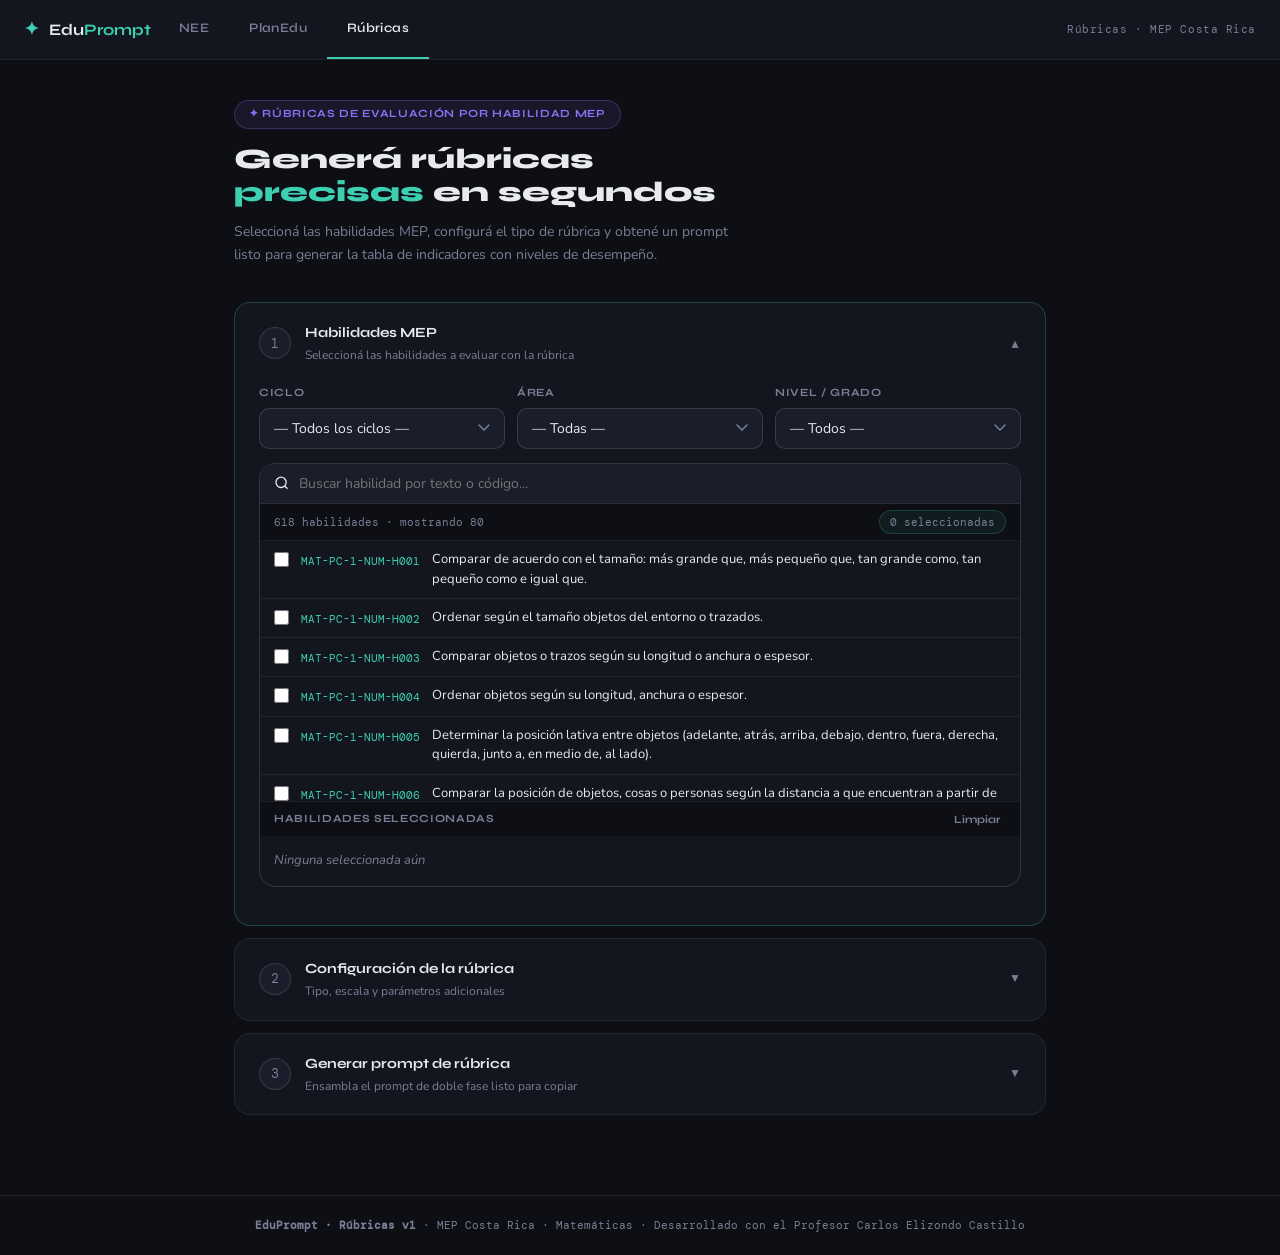
<file: rubricas.html>
<!DOCTYPE html>
<html lang="es">
<head>
<meta charset="UTF-8">
<meta name="viewport" content="width=device-width, initial-scale=1.0">
<title>Rúbricas · EduPrompt MEP</title>
<link href="https://fonts.googleapis.com/css2?family=Syne:wght@400;600;700;800&family=DM+Mono:wght@400;500&family=Nunito:wght@400;500;600;700&display=swap" rel="stylesheet">
<style>
:root{--bg:#0d0f14;--bg2:#13161e;--bg3:#1a1e2a;--border:rgba(255,255,255,0.07);--border2:rgba(255,255,255,0.13);--text:#e8eaf0;--muted:#7a7f96;--accent:#3ecfb2;--accent2:#2aa898;--accent-bg:rgba(62,207,178,0.08);--accent-glow:rgba(62,207,178,0.18);--purple:#8b6ff5;--amber:#f0a832;--red:#e05252;--radius:10px;--radius-lg:16px;--mono:'DM Mono',monospace;}
*{box-sizing:border-box;margin:0;padding:0;}
body{background:var(--bg);color:var(--text);font-family:'Nunito',sans-serif;font-size:15px;line-height:1.65;min-height:100vh;}

/* ── Header ── */
header{background:var(--bg2);border-bottom:1px solid var(--border);padding:0 24px;display:flex;align-items:center;position:sticky;top:0;z-index:100;}
.logo{display:flex;align-items:center;gap:10px;font-family:'Syne',sans-serif;font-weight:700;font-size:16px;color:var(--text);}
.logo-mark{color:var(--accent);font-size:18px;}
.logo em{color:var(--accent);font-style:normal;}
nav{display:flex;align-items:center;gap:0;margin-left:8px;}
nav a{font-family:'Syne',sans-serif;font-size:13px;font-weight:600;padding:18px 20px;color:#7a7f96;text-decoration:none;border-bottom:2px solid transparent;letter-spacing:.03em;transition:color .2s;}
nav a.active{color:#e8eaf0;border-bottom-color:var(--accent);}
nav a:hover{color:#e8eaf0;}
.header-right{margin-left:auto;display:flex;align-items:center;gap:1rem;}
.header-badge{font-family:var(--mono);font-size:.7rem;color:var(--muted);letter-spacing:.05em;}

/* ── Layout ── */
main{max-width:860px;margin:0 auto;padding:40px 24px 80px;}
.hero{margin-bottom:36px;}
.hero-pill{display:inline-flex;align-items:center;gap:6px;background:rgba(139,111,245,.1);border:1px solid rgba(139,111,245,.25);border-radius:20px;padding:4px 14px;font-family:'Syne',sans-serif;font-size:11px;font-weight:700;color:var(--purple);letter-spacing:.06em;text-transform:uppercase;margin-bottom:14px;}
h1{font-family:'Syne',sans-serif;font-size:28px;font-weight:800;line-height:1.2;margin-bottom:10px;}
h1 em{color:var(--accent);font-style:normal;}
.hero p{color:var(--muted);font-size:14px;max-width:520px;}

/* ── Steps ── */
.steps{display:flex;flex-direction:column;gap:12px;}
.step{background:var(--bg2);border:1px solid var(--border);border-radius:var(--radius-lg);overflow:hidden;transition:border-color .2s;}
.step.active{border-color:rgba(62,207,178,.25);}
.step-header{display:flex;align-items:center;gap:14px;padding:18px 24px;cursor:pointer;user-select:none;}
.step-num{width:32px;height:32px;border-radius:50%;background:var(--bg3);border:1.5px solid var(--border2);display:flex;align-items:center;justify-content:center;font-family:var(--mono);font-size:13px;color:var(--muted);flex-shrink:0;transition:all .2s;}
.step-num.done{background:var(--accent);border-color:var(--accent);color:#0d0f14;}
.step-title{font-family:'Syne',sans-serif;font-size:14px;font-weight:700;color:var(--text);}
.step-subtitle{font-size:12px;color:var(--muted);margin-top:2px;}
.step-toggle{margin-left:auto;color:var(--muted);font-size:12px;transition:transform .2s;}
.step.open .step-toggle{transform:rotate(180deg);}
.step-body{display:none;padding:0 24px 24px;}
.step.open .step-body{display:block;}

/* ── Forms ── */
.form-group{margin-bottom:14px;}
.form-group label{display:block;font-family:'Syne',sans-serif;font-size:11px;font-weight:700;letter-spacing:.06em;color:var(--muted);text-transform:uppercase;margin-bottom:6px;}
select,input[type="text"],textarea{width:100%;background:var(--bg3);border:1px solid var(--border2);border-radius:var(--radius);color:var(--text);font-family:'Nunito',sans-serif;font-size:14px;padding:10px 14px;outline:none;transition:border-color .2s;appearance:none;}
select:focus,input:focus,textarea:focus{border-color:var(--accent2);box-shadow:0 0 0 3px var(--accent-glow);}
select{background-image:url("data:image/svg+xml,%3Csvg xmlns='http://www.w3.org/2000/svg' width='12' height='8' viewBox='0 0 12 8'%3E%3Cpath d='M1 1l5 5 5-5' stroke='%237a7f96' stroke-width='1.5' fill='none' stroke-linecap='round'/%3E%3C/svg%3E");background-repeat:no-repeat;background-position:right 14px center;padding-right:36px;}

/* ── Skill selector ── */
.skill-selector{border:1px solid var(--border2);border-radius:var(--radius-lg);overflow:hidden;margin-bottom:14px;}
.skill-search-wrap{padding:10px 14px;background:var(--bg3);border-bottom:1px solid var(--border);display:flex;gap:10px;align-items:center;}
#buscador{background:transparent;border:none;padding:0;font-size:14px;width:100%;color:var(--text);font-family:'Nunito',sans-serif;}
#buscador:focus{outline:none;box-shadow:none;}
.skill-meta-bar{padding:6px 14px;background:var(--bg);border-bottom:1px solid var(--border);display:flex;justify-content:space-between;align-items:center;}
.skill-meta-bar span{font-family:var(--mono);font-size:11px;color:var(--muted);}
.count-badge{background:var(--accent-bg);color:var(--accent);border:1px solid rgba(62,207,178,.2);border-radius:20px;padding:2px 10px;}
#lista{max-height:260px;overflow-y:auto;scrollbar-width:thin;scrollbar-color:var(--border2) transparent;}
.hab-item{display:flex;align-items:flex-start;gap:12px;padding:9px 14px;border-bottom:1px solid var(--border);cursor:pointer;transition:background .15s;}
.hab-item:hover{background:var(--bg3);}
.hab-item:last-child{border-bottom:none;}
.hab-item input[type="checkbox"]{width:15px;height:15px;flex-shrink:0;margin-top:2px;accent-color:var(--accent);}
.hab-id{font-family:var(--mono);font-size:11px;color:var(--accent);flex-shrink:0;min-width:56px;margin-top:2px;}
.hab-texto{font-size:13px;color:var(--text);line-height:1.5;}
.empty-msg{padding:20px;text-align:center;color:var(--muted);font-size:13px;}
.sel-header{padding:8px 14px;background:var(--bg);border-top:1px solid var(--border);display:flex;justify-content:space-between;align-items:center;}
.sel-header span{font-family:'Syne',sans-serif;font-size:11px;font-weight:700;letter-spacing:.06em;text-transform:uppercase;color:var(--muted);}
.sel-header button{font-family:'Syne',sans-serif;font-size:11px;font-weight:700;background:none;border:none;color:var(--muted);cursor:pointer;padding:2px 6px;}
.sel-header button:hover{color:var(--red);}
#seleccionadas{padding:8px 14px;min-height:42px;display:flex;flex-wrap:wrap;gap:6px;}
.sel-chip{display:inline-flex;align-items:center;gap:6px;background:var(--accent-bg);border:1px solid rgba(62,207,178,.25);border-radius:20px;padding:4px 10px 4px 12px;font-size:12px;color:var(--accent);font-family:var(--mono);}
.sel-chip button{background:none;border:none;cursor:pointer;color:rgba(62,207,178,.5);font-size:14px;padding:0;transition:color .15s;}
.sel-chip button:hover{color:var(--accent);}
.sel-empty{font-size:13px;color:var(--muted);padding:6px 0;font-style:italic;}

/* ── Tipo rúbrica chips ── */
.tipo-grid{display:flex;gap:8px;flex-wrap:wrap;margin-bottom:14px;}
.tipo-chip{font-family:'Syne',sans-serif;font-size:12px;font-weight:600;padding:8px 16px;border-radius:20px;background:var(--bg3);border:1.5px solid var(--border2);color:var(--muted);cursor:pointer;transition:all .2s;}
.tipo-chip:hover{border-color:var(--border);color:var(--text);}
.tipo-chip.selected{background:rgba(139,111,245,.1);border-color:rgba(139,111,245,.4);color:var(--purple);}

/* ── Buttons ── */
.btn{font-family:'Syne',sans-serif;font-size:13px;font-weight:700;letter-spacing:.04em;padding:11px 24px;border-radius:var(--radius);border:none;cursor:pointer;transition:all .2s;display:inline-flex;align-items:center;gap:8px;}
.btn-teal{background:var(--accent);color:#0d0f14;}
.btn-teal:hover{background:var(--accent2);box-shadow:0 0 20px var(--accent-glow);}
.btn-ghost{background:transparent;border:1px solid var(--border2);color:var(--muted);}
.btn-ghost:hover{border-color:var(--border);color:var(--text);}
.btn-purple{background:rgba(139,111,245,.15);color:var(--purple);border:1px solid rgba(139,111,245,.3);}
.btn-purple:hover{background:rgba(139,111,245,.25);}

/* ── Prompt output ── */
.prompt-output{background:var(--bg2);border:1px solid var(--border2);border-radius:var(--radius-lg);overflow:hidden;display:none;}
.prompt-output.visible{display:block;}
.prompt-toolbar{display:flex;justify-content:space-between;align-items:center;padding:10px 16px;background:var(--bg3);border-bottom:1px solid var(--border);}
.prompt-toolbar-label{font-family:'Syne',sans-serif;font-size:11px;font-weight:700;color:var(--accent);letter-spacing:.06em;text-transform:uppercase;}
.prompt-text{width:100%;background:transparent;border:none;padding:20px;font-family:'DM Mono',monospace;font-size:12.5px;line-height:1.8;color:var(--text);min-height:240px;resize:vertical;outline:none;}

/* ── Rubric preview table ── */
.rubric-preview{margin-top:20px;overflow-x:auto;display:none;}
.rubric-preview.visible{display:block;}
.rubric-table{width:100%;border-collapse:collapse;font-size:13px;background:var(--bg2);}
.rubric-table th{font-family:'Syne',sans-serif;font-size:11px;font-weight:700;letter-spacing:.06em;text-transform:uppercase;padding:12px 14px;background:var(--bg3);border:1px solid var(--border2);text-align:left;}
.rubric-table th.th-indicator{color:var(--muted);min-width:200px;}
.rubric-table th.th-inicial{color:var(--red);}
.rubric-table th.th-intermedio{color:var(--amber);}
.rubric-table th.th-avanzado{color:var(--accent);}
.rubric-table td{padding:12px 14px;border:1px solid var(--border);vertical-align:top;line-height:1.6;}
.rubric-table tr:nth-child(odd) td{background:rgba(255,255,255,.015);}
.rubric-table .td-indicator{font-family:'Syne',sans-serif;font-size:12px;font-weight:600;color:var(--text);}
.rubric-table .td-id{font-family:var(--mono);font-size:10px;color:var(--accent);display:block;margin-bottom:4px;}
.rubric-table .td-nivel{font-size:12.5px;color:var(--text);}
.rubric-table .td-check{font-family:var(--mono);font-size:11px;color:var(--muted);margin-top:6px;display:block;}
.nivel-badge{font-family:'Syne',sans-serif;font-size:10px;font-weight:700;letter-spacing:.06em;text-transform:uppercase;padding:2px 8px;border-radius:4px;display:inline-block;margin-bottom:6px;}
.badge-inicial{background:rgba(224,82,82,.1);color:var(--red);border:1px solid rgba(224,82,82,.25);}
.badge-intermedio{background:rgba(240,168,50,.1);color:var(--amber);border:1px solid rgba(240,168,50,.25);}
.badge-avanzado{background:rgba(62,207,178,.1);color:var(--accent);border:1px solid rgba(62,207,178,.25);}

/* ── Loading ── */
.loading-screen{position:fixed;inset:0;background:var(--bg);display:flex;flex-direction:column;align-items:center;justify-content:center;gap:14px;z-index:9999;transition:opacity .4s;}
.loading-screen.hidden{opacity:0;pointer-events:none;}
.loading-spinner{width:36px;height:36px;border:3px solid var(--border2);border-top-color:var(--accent);border-radius:50%;animation:spin .7s linear infinite;}
@keyframes spin{to{transform:rotate(360deg);}}
.loading-text{font-family:'Syne',sans-serif;font-size:13px;color:var(--muted);}

/* ── Hint ── */
.hint{background:rgba(240,168,50,.07);border:1px solid rgba(240,168,50,.2);border-radius:var(--radius);padding:10px 16px;font-size:13px;color:var(--amber);margin-top:12px;}
footer{text-align:center;padding:20px;font-family:var(--mono);font-size:.7rem;color:var(--muted);border-top:1px solid var(--border);}
</style>
</head>
<body>

<div class="loading-screen" id="loadingScreen">
  <div class="loading-spinner"></div>
  <span class="loading-text" id="loadingText">Cargando currículo MEP...</span>
</div>

<header>
  <div class="logo">
    <div class="logo-mark">✦</div>
    <span>Edu<em>Prompt</em></span>
  </div>
  <nav>
    <a href="index.html">NEE</a>
    <a href="planedu.html">PlanEdu</a>
    <a href="rubricas.html" class="active">Rúbricas</a>
  </nav>
  <div class="header-right">
    <span class="header-badge">Rúbricas · MEP Costa Rica</span>
  </div>
</header>

<main>

  <div class="hero">
    <div class="hero-pill">✦ Rúbricas de evaluación por habilidad MEP</div>
    <h1>Generá rúbricas<br><em>precisas</em> en segundos</h1>
    <p>Seleccioná las habilidades MEP, configurá el tipo de rúbrica y obtené un prompt listo para generar la tabla de indicadores con niveles de desempeño.</p>
  </div>

  <div class="steps">

    <!-- == PASO 1: SELECCIONAR HABILIDADES == -->
    <div class="step open active" id="step1">
      <div class="step-header" onclick="toggleStep('step1')">
        <div class="step-num" id="num1">1</div>
        <div>
          <div class="step-title">Habilidades MEP</div>
          <div class="step-subtitle">Seleccioná las habilidades a evaluar con la rúbrica</div>
        </div>
        <span class="step-toggle">▼</span>
      </div>
      <div class="step-body">

        <div style="display:grid;grid-template-columns:1fr 1fr 1fr;gap:12px;margin-bottom:14px;">
          <div class="form-group" style="margin-bottom:0">
            <label>Ciclo</label>
            <select id="sel_ciclo" onchange="onCicloChange()">
              <option value="">— Todos —</option>
            </select>
          </div>
          <div class="form-group" style="margin-bottom:0">
            <label>Área</label>
            <select id="sel_area" onchange="filtrarHabilidades()">
              <option value="">— Todas —</option>
            </select>
          </div>
          <div class="form-group" style="margin-bottom:0">
            <label>Nivel / Grado</label>
            <select id="sel_nivel" onchange="filtrarHabilidades()">
              <option value="">— Todos —</option>
            </select>
          </div>
        </div>

        <div class="skill-selector">
          <div class="skill-search-wrap">
            <svg width="16" height="16" fill="none" viewBox="0 0 24 24" stroke="currentColor" stroke-width="2"><circle cx="11" cy="11" r="8"/><path d="m21 21-4.35-4.35"/></svg>
            <input type="text" id="buscador" placeholder="Buscar habilidad por texto o código...">
          </div>
          <div class="skill-meta-bar">
            <span id="lista-info">Cargando...</span>
            <span class="count-badge" id="sel-count">0 seleccionadas</span>
          </div>
          <div id="lista"></div>
          <div class="sel-header">
            <span>Habilidades seleccionadas</span>
            <button onclick="limpiarSeleccion()">Limpiar</button>
          </div>
          <div id="seleccionadas"><span class="sel-empty">Ninguna seleccionada aún</span></div>
        </div>

      </div>
    </div>

    <!-- == PASO 2: CONFIGURAR RÚBRICA == -->
    <div class="step" id="step2">
      <div class="step-header" onclick="toggleStep('step2')">
        <div class="step-num" id="num2">2</div>
        <div>
          <div class="step-title">Configuración de la rúbrica</div>
          <div class="step-subtitle">Tipo, escala y parámetros adicionales</div>
        </div>
        <span class="step-toggle">▼</span>
      </div>
      <div class="step-body">

        <div class="form-group">
          <label>Tipo de rúbrica</label>
          <div class="tipo-grid">
            <div class="tipo-chip selected" data-tipo="holistica" onclick="selectTipo(this)">Holística</div>
            <div class="tipo-chip" data-tipo="analitica" onclick="selectTipo(this)">Analítica</div>
            <div class="tipo-chip" data-tipo="simple" onclick="selectTipo(this)">Lista de cotejo</div>
          </div>
        </div>

        <div style="display:grid;grid-template-columns:1fr 1fr;gap:12px;">
          <div class="form-group">
            <label>Escala de desempeño</label>
            <select id="sel_escala">
              <option value="3">3 niveles: Inicial · Intermedio · Avanzado</option>
              <option value="4">4 niveles: Inicial · En proceso · Logrado · Avanzado</option>
              <option value="5">5 niveles (con Sobresaliente)</option>
            </select>
          </div>
          <div class="form-group">
            <label>Nivel educativo</label>
            <select id="sel_nivel_rubrica">
              <option value="primaria">Primaria (I y II Ciclo)</option>
              <option value="secundaria" selected>Secundaria (III Ciclo)</option>
              <option value="diversificado">Diversificado (X–XI)</option>
            </select>
          </div>
        </div>

        <div class="form-group">
          <label>Contexto adicional (opcional)</label>
          <textarea id="ctx_rubrica" rows="2" placeholder="Ej: actividad de laboratorio, trabajo en grupo, prueba escrita individual..."></textarea>
        </div>

      </div>
    </div>

    <!-- == PASO 3: GENERAR == -->
    <div class="step" id="step3">
      <div class="step-header" onclick="toggleStep('step3')">
        <div class="step-num" id="num3">3</div>
        <div>
          <div class="step-title">Generar prompt de rúbrica</div>
          <div class="step-subtitle">Ensambla el prompt de doble fase listo para copiar</div>
        </div>
        <span class="step-toggle">▼</span>
      </div>
      <div class="step-body">

        <div style="display:flex;gap:.7rem;flex-wrap:wrap;margin-bottom:1rem">
          <button class="btn btn-teal" onclick="generarPrompt()">
            ✦ Generar prompt de rúbrica
          </button>
          <button class="btn btn-ghost" onclick="copiarPrompt()" id="btnCopy" style="display:none">
            📋 Copiar prompt
          </button>
          <button class="btn btn-purple" onclick="verPreview()" id="btnPreview" style="display:none">
            👁 Vista previa tabla
          </button>
        </div>

        <div class="prompt-output" id="promptOutput">
          <div class="prompt-toolbar">
            <span class="prompt-toolbar-label">prompt generado · doble fase</span>
            <span id="promptStats" style="font-family:'DM Mono',monospace;font-size:.72rem;color:var(--muted)"></span>
          </div>
          <textarea class="prompt-text" id="promptText" readonly></textarea>
        </div>

        <!-- Vista previa de la estructura de la tabla -->
        <div class="rubric-preview" id="rubricPreview">
          <p style="font-family:'Syne',sans-serif;font-size:11px;font-weight:700;color:var(--muted);letter-spacing:.06em;text-transform:uppercase;margin-bottom:12px;">Vista previa · estructura de la tabla</p>
          <table class="rubric-table" id="rubricTable"></table>
        </div>

        <div class="hint" id="hintMsg" style="display:none"></div>

      </div>
    </div>

  </div>

</main>

<footer>
  <b>EduPrompt · Rúbricas v1</b> · MEP Costa Rica · Matemáticas ·
  Desarrollado con el Profesor Carlos Elizondo Castillo
</footer>

<script>
// ─── Estado ────────────────────────────────────────────────
let todasHabilidades = [];
let filtradas        = [];
let seleccionadas    = [];
let tipoRubrica      = 'holistica';
let searchTimeout    = null;

// CICLOS_MAP se construye dinámicamente desde el JSON
let CICLOS_MAP = {};

// ─── Carga de datos ────────────────────────────────────────
async function cargarDatos() {
  try {
    const res = await fetch('data/curriculo_matematica.json');
    if (!res.ok) throw new Error('HTTP ' + res.status);
    const data = await res.json();
    inicializarConData(data);
  } catch(e) {
    console.error(e);
    document.getElementById('loadingText').textContent =
      'Error cargando datos. Verificá la ruta del JSON.';
  }
}

function inicializarConData(data) {
  todasHabilidades = normalizarHabilidades(data);
  filtradas = [...todasHabilidades];
  // Construir CICLOS_MAP dinámicamente desde el JSON real
  CICLOS_MAP = {};
  if (data && data.cycles) {
    const cicloLabels = {
      'PRIMER_CICLO':        'Primer Ciclo (1°–3°)',
      'SEGUNDO_CICLO':       'Segundo Ciclo (4°–6°)',
      'TERCER_CICLO':        'Tercer Ciclo (7°–9°)',
      'CICLO_DIVERSIFICADO': 'Ciclo Diversificado (10°–11°)',
    };
    data.cycles.forEach(c => {
      const key = c.ciclo || c.name || '';   // ✅ c.ciclo es el campo real
      const areas = [], anios = [];
      (c.niveles || c.levels || []).forEach(n => {
        const niv = n.nivel || n.name || '';  // ✅ n.nivel es el campo real
        if (niv && !anios.includes(niv)) anios.push(niv);
        (n.areas || []).forEach(a => {
          const nombre = a.nombre || a.name || '';  // ✅ a.nombre es el campo real
          if (nombre && !areas.includes(nombre)) areas.push(nombre);
        });
      });
      if (key) CICLOS_MAP[key] = { label: cicloLabels[key] || key, areas, anios };
    });
  }
  poblarCiclos();
  renderLista(filtradas.slice(0, 80));
  document.getElementById('lista-info').textContent =
    todasHabilidades.length + ' habilidades · mostrando 80';
  document.getElementById('loadingScreen').classList.add('hidden');
}

function normalizarHabilidades(data) {
  const r = [];
  if (data && data.cycles) {
    data.cycles.forEach(c => {
      const ciclo = c.ciclo || c.name || '';
      (c.niveles || c.levels || []).forEach(n => {
        // n.nivel puede ser "1-3", "7", "10", etc. — lo guardamos tal cual
        const nivel = String(n.nivel || n.name || '');
        (n.areas || []).forEach(a => {
          const area = a.nombre || a.name || '';
          (a.habilidades || []).forEach(h => {
            if (h.id) r.push({
              id:     h.id,
              texto:  h.descripcion || h.habilidad || h.texto || '',
              ciclo,
              area,
              nivel
            });
          });
        });
      });
    });
  }
  return r;
}

function poblarCiclos() {
  const sel = document.getElementById('sel_ciclo');
  sel.innerHTML = '<option value="">— Todos los ciclos —</option>';
  Object.entries(CICLOS_MAP).forEach(([k, v]) => {
    sel.innerHTML += `<option value="${k}">${v.label}</option>`;
  });
  console.log('CICLOS_MAP construido:', JSON.stringify(Object.keys(CICLOS_MAP)));
}

function onCicloChange() {
  const ciclo = document.getElementById('sel_ciclo').value;
  const aS = document.getElementById('sel_area');
  const nS = document.getElementById('sel_nivel');
  aS.innerHTML = '<option value="">— Todas las áreas —</option>';
  nS.innerHTML = '<option value="">— Todos los niveles —</option>';
  if (ciclo && CICLOS_MAP[ciclo]) {
    CICLOS_MAP[ciclo].areas.forEach(a => aS.innerHTML += `<option value="${a}">${a}</option>`);
    CICLOS_MAP[ciclo].anios.forEach(a => {
      const label = a.includes('-') ? a + ' (todos)' : a + '° año';
      nS.innerHTML += `<option value="${a}">${label}</option>`;
    });
  }
  filtrarHabilidades();
}

function filtrarHabilidades() {
  const ciclo = document.getElementById('sel_ciclo').value;
  const area  = document.getElementById('sel_area').value;
  const nivel = document.getElementById('sel_nivel').value;
  filtradas = todasHabilidades.filter(h => {
    const matchCiclo = !ciclo || h.ciclo === ciclo;
    const matchArea  = !area  || h.area.toLowerCase().normalize('NFD').replace(/[\u0300-\u036f]/g,'') === area.toLowerCase().normalize('NFD').replace(/[\u0300-\u036f]/g,'');
    const matchNivel = !nivel || String(h.nivel) === String(nivel);
    return matchCiclo && matchArea && matchNivel;
  });
  renderLista(filtradas.slice(0, 80));
  document.getElementById('lista-info').textContent = `${filtradas.length} habilidades · mostrando ${Math.min(filtradas.length, 80)}`;
}

// ─── Lista y selección ──────────────────────────────────────
function renderLista(habilidades) {
  const cont = document.getElementById('lista');
  if (!habilidades || habilidades.length === 0) {
    cont.innerHTML = '<div class="empty-msg">Sin resultados. Probá otra búsqueda.</div>';
    return;
  }
  cont.innerHTML = '';
  habilidades.forEach(h => {
    const item = document.createElement('label');
    item.className = 'hab-item';
    const checked = seleccionadas.some(s => s.id === h.id);
    item.innerHTML = `<input type="checkbox"${checked ? ' checked' : ''}><span class="hab-id">${h.id}</span><span class="hab-texto">${h.texto}</span>`;
    const cb = item.querySelector('input');
    cb.addEventListener('change', e => {
      e.stopPropagation();
      if (e.target.checked) {
        if (!seleccionadas.some(s => s.id === h.id)) seleccionadas.push({ id: h.id, texto: h.texto });
      } else {
        quitarHabilidad(h.id);
        return;
      }
      renderSeleccionadas();
    });
    item.addEventListener('click', e => { if (e.target.tagName !== 'INPUT') { cb.checked = !cb.checked; cb.dispatchEvent(new Event('change')); } });
    cont.appendChild(item);
  });
}

function renderSeleccionadas() {
  const cont  = document.getElementById('seleccionadas');
  const badge = document.getElementById('sel-count');
  badge.textContent = `${seleccionadas.length} seleccionada${seleccionadas.length !== 1 ? 's' : ''}`;
  if (seleccionadas.length === 0) {
    cont.innerHTML = '<span class="sel-empty">Ninguna seleccionada aún</span>';
    return;
  }
  cont.innerHTML = '';
  seleccionadas.forEach(h => {
    const chip = document.createElement('div');
    chip.className = 'sel-chip';
    chip.innerHTML = `<span>${h.id}</span><button title="Quitar">×</button>`;
    chip.querySelector('button').addEventListener('click', e => { e.stopPropagation(); quitarHabilidad(h.id); });
    cont.appendChild(chip);
  });
  document.getElementById('num1').classList.add('done');
  document.getElementById('num1').textContent = '✓';
}

function quitarHabilidad(id) {
  seleccionadas = seleccionadas.filter(h => h.id !== id);
  document.querySelectorAll('#lista input[type="checkbox"]').forEach(cb => {
    const hi = cb.closest('.hab-item');
    if (hi && hi.querySelector('.hab-id')?.textContent === id) cb.checked = false;
  });
  renderSeleccionadas();
}

function limpiarSeleccion() {
  seleccionadas = [];
  document.querySelectorAll('#lista input[type="checkbox"]').forEach(cb => cb.checked = false);
  renderSeleccionadas();
}

function buscar() {
  const q = document.getElementById('buscador').value.toLowerCase().trim();
  const base = filtradas.length > 0 ? filtradas : todasHabilidades;
  if (!q) { renderLista(base.slice(0, 80)); document.getElementById('lista-info').textContent = `${base.length} habilidades · mostrando 80`; return; }
  const res = base.filter(h => h.texto.toLowerCase().includes(q) || h.id.toLowerCase().includes(q));
  renderLista(res.slice(0, 60));
  document.getElementById('lista-info').textContent = `${res.length} resultado${res.length !== 1 ? 's' : ''} para "${q}"`;
}

function selectTipo(el) {
  document.querySelectorAll('.tipo-chip').forEach(c => c.classList.remove('selected'));
  el.classList.add('selected');
  tipoRubrica = el.dataset.tipo;
}

// ─── Generador de prompt ───────────────────────────────────
function generarPrompt() {
  if (seleccionadas.length === 0) {
    const hint = document.getElementById('hintMsg');
    hint.textContent = '⚠️ Seleccioná al menos una habilidad en el Paso 1.';
    hint.style.display = 'block';
    return;
  }
  document.getElementById('hintMsg').style.display = 'none';

  const escala    = document.getElementById('sel_escala').value;
  const nivelEdu  = document.getElementById('sel_nivel_rubrica').value;
  const ctx       = document.getElementById('ctx_rubrica').value.trim();

  const nivelesMap = {
    '3': ['Inicial','Intermedio','Avanzado'],
    '4': ['Inicial','En proceso','Logrado','Avanzado'],
    '5': ['Inicial','En proceso','Logrado','Avanzado','Sobresaliente'],
  };
  const niveles = nivelesMap[escala] || nivelesMap['3'];

  const schemaFila = {
    indicador_id:   'string — código MEP de la habilidad',
    indicador_texto:'string — habilidad redactada como indicador de aprendizaje esperado (verbo observable)',
    niveles:        Object.fromEntries(niveles.map(n => [n.toLowerCase().replace(/ /g,'_'), 'string — descripción concreta del desempeño en este nivel']))
  };

  const schema = JSON.stringify({
    tipo_rubrica: tipoRubrica,
    niveles_escala: niveles,
    filas: [schemaFila, '... (una fila por cada habilidad)']
  }, null, 2);

  const habTexto = seleccionadas.map(h => `• [${h.id}] ${h.texto}`).join('\n');
  const tipoDesc = { holistica: 'Holística — evalúa el desempeño global', analitica: 'Analítica — evalúa cada criterio por separado', simple: 'Lista de cotejo — presencia/ausencia de indicadores' }[tipoRubrica];

  const prompt = `========================================================
MODO: DOBLE FASE — leé todo antes de responder
========================================================

ROL
Sos un experto en evaluación educativa según el programa oficial de Matemática del MEP de Costa Rica. Especialista en diseño de rúbricas alineadas a habilidades e indicadores de logro MEP.

============================================
FASE 1 — PARSEO Y VALIDACIÓN (ejecutar ahora)
============================================
Leé los datos a continuación y devolvé ÚNICAMENTE un objeto JSON con esta estructura. Sin texto antes ni después.

SCHEMA DE FASE 1:
${schema}

REGLAS DE FASE 1:
1. Devolver SOLO el JSON. Nada más.
2. Una fila por cada habilidad listada — sin omitir ninguna.
3. El campo "indicador_texto" debe reformular la habilidad MEP como un indicador observable con verbo de acción (ej: "Resuelve...", "Aplica...", "Construye...").
4. Cada nivel debe describir un desempeño CONCRETO, medible y diferenciado del nivel anterior.
5. El nivel Inicial describe dominio menor al 50% con dificultades notorias.
6. El nivel ${niveles[Math.floor(niveles.length/2)]} describe dominio parcial (50–79%) con algunos errores.
7. El nivel Avanzado describe dominio total (80–100%) con comprensión profunda y precisa.
8. Lenguaje claro, directo, apropiado para docentes MEP.

Cuando el docente revise el JSON y responda "ejecutar" o "aceptar", pasás a FASE 2.

============================================
FASE 2 — GENERACIÓN (solo cuando el docente confirme)
============================================
Con el JSON validado, generá la rúbrica completa en formato tabla lista para usar:

- Encabezado con título, materia, ciclo/nivel educativo
- Tabla con columnas: Indicadores del aprendizaje esperado | ${niveles.join(' | ')}
- Cada celda de nivel debe incluir descripción + espacio para marcar ( )
- Nota pedagógica al pie sobre el uso de la rúbrica
- Tipo: ${tipoDesc}

============================================
DATOS
============================================
Tipo de rúbrica: ${tipoDesc}
Escala: ${niveles.join(' → ')}
Nivel educativo: ${nivelEdu}
${ctx ? 'Contexto: ' + ctx : ''}

HABILIDADES MEP A EVALUAR:
${habTexto}

============================================
Comenzá ahora con FASE 1 — devolvé el JSON:`;

  const textarea = document.getElementById('promptText');
  const output   = document.getElementById('promptOutput');
  const stats    = document.getElementById('promptStats');

  textarea.value = prompt;
  output.classList.add('visible');
  document.getElementById('btnCopy').style.display = 'inline-flex';
  document.getElementById('btnPreview').style.display = 'inline-flex';

  const words = prompt.split(/\s+/).length;
  stats.textContent = `${words} palabras · ${seleccionadas.length} habilidades`;

  document.getElementById('num2').classList.add('done');
  document.getElementById('num2').textContent = '✓';
  document.getElementById('num3').classList.add('done');
  document.getElementById('num3').textContent = '✓';

  output.scrollIntoView({ behavior: 'smooth', block: 'nearest' });
}

function copiarPrompt() {
  const text = document.getElementById('promptText').value;
  if (!text) return;
  navigator.clipboard.writeText(text).then(() => {
    const btn = document.getElementById('btnCopy');
    btn.textContent = '✅ Copiado';
    setTimeout(() => btn.innerHTML = '📋 Copiar prompt', 1800);
  });
}

// ─── Vista previa de la tabla ──────────────────────────────
function verPreview() {
  const escala   = document.getElementById('sel_escala').value;
  const nivelesMap = { '3':['Inicial','Intermedio','Avanzado'], '4':['Inicial','En proceso','Logrado','Avanzado'], '5':['Inicial','En proceso','Logrado','Avanzado','Sobresaliente'] };
  const niveles = nivelesMap[escala] || nivelesMap['3'];
  const clases  = ['badge-inicial','badge-intermedio','badge-avanzado','badge-avanzado','badge-avanzado'];

  const table  = document.getElementById('rubricTable');
  const preview = document.getElementById('rubricPreview');

  let thead = `<thead><tr><th class="th-indicator">Indicadores del aprendizaje esperado</th>`;
  niveles.forEach((n, i) => thead += `<th class="th-${n.toLowerCase().replace(/ /g,'')}">${n}</th>`);
  thead += '</tr></thead>';

  let tbody = '<tbody>';
  seleccionadas.forEach(h => {
    tbody += `<tr><td class="td-indicator"><span class="td-id">${h.id}</span>${h.texto}</td>`;
    niveles.forEach((n, i) => {
      tbody += `<td class="td-nivel"><span class="nivel-badge ${clases[i]}">${n}</span><br><span style="color:var(--muted);font-size:12px;font-style:italic">Claude completará aquí el descriptor de desempeño</span><span class="td-check">( )</span></td>`;
    });
    tbody += '</tr>';
  });
  tbody += '</tbody>';

  table.innerHTML = thead + tbody;
  preview.classList.toggle('visible');
  if (preview.classList.contains('visible')) {
    document.getElementById('btnPreview').textContent = '🙈 Ocultar tabla';
    preview.scrollIntoView({ behavior: 'smooth', block: 'nearest' });
  } else {
    document.getElementById('btnPreview').textContent = '👁 Vista previa tabla';
  }
}

// ─── UI helpers ────────────────────────────────────────────
function toggleStep(id) {
  document.getElementById(id).classList.toggle('open');
}

// ─── Init ──────────────────────────────────────────────────
document.addEventListener('DOMContentLoaded', () => {
  cargarDatos();
  document.getElementById('buscador').addEventListener('input', () => {
    clearTimeout(searchTimeout);
    searchTimeout = setTimeout(buscar, 300);
  });
});
</script>
</body>
</html>
</file>
<file: css/styles.css>
/* ═══════════════════════════════════════════════
   EDUPROMPT NEE — STYLES
   v2.0 · MEP Costa Rica
═══════════════════════════════════════════════ */

:root {
  --bg:          #0d1117;
  --surface:     #161b22;
  --surface2:    #1c2330;
  --border:      rgba(255,255,255,0.07);
  --border2:     rgba(255,255,255,0.12);
  --teal:        #2dd4bf;
  --teal-dim:    rgba(45,212,191,0.08);
  --teal-glow:   rgba(45,212,191,0.20);
  --violet:      #a78bfa;
  --violet-dim:  rgba(167,139,250,0.08);
  --amber:       #fbbf24;
  --amber-dim:   rgba(251,191,36,0.08);
  --green:       #34d399;
  --red:         #f87171;
  --text:        #e6edf3;
  --text-soft:   #8b949e;
  --text-muted:  #484f58;
  --r:           10px;
  --r-lg:        16px;
}

* { box-sizing: border-box; margin: 0; padding: 0; }

body {
  background: var(--bg);
  color: var(--text);
  font-family: 'Nunito', sans-serif;
  font-size: 14px;
  line-height: 1.6;
  min-height: 100vh;
}

body::before {
  content: '';
  position: fixed;
  top: -200px; right: -200px;
  width: 600px; height: 600px;
  background: radial-gradient(circle, rgba(45,212,191,0.04) 0%, transparent 70%);
  pointer-events: none;
  z-index: 0;
}

/* ── Header ── */
header {
  position: sticky; top: 0; z-index: 100;
  background: rgba(13,17,23,0.92);
  backdrop-filter: blur(12px);
  border-bottom: 1px solid var(--border);
  padding: 0 2rem;
  height: 56px;
  display: flex; align-items: center; justify-content: space-between;
}

.logo {
  display: flex; align-items: center; gap: 10px;
  font-family: 'Syne', sans-serif; font-weight: 800;
  font-size: 1rem; color: var(--text); text-decoration: none;
}
.logo-mark {
  width: 28px; height: 28px;
  background: linear-gradient(135deg, var(--teal), var(--violet));
  border-radius: 8px;
  display: flex; align-items: center; justify-content: center;
  font-size: 14px;
}
.logo em { color: var(--teal); font-style: normal; }

.header-right { display: flex; align-items: center; gap: .8rem; }

.header-badge {
  font-size: .7rem; font-weight: 700; letter-spacing: .08em;
  text-transform: uppercase;
  background: var(--violet-dim);
  border: 1px solid rgba(167,139,250,0.2);
  color: var(--violet);
  padding: .25rem .7rem; border-radius: 20px;
}

/* ── Selector de materia en header ── */
#sel_materia_header {
  background: var(--surface2);
  border: 1px solid var(--border2);
  border-radius: 8px;
  color: var(--text);
  font-family: 'Nunito', sans-serif;
  font-size: .78rem; font-weight: 700;
  padding: .3rem .7rem;
  outline: none; cursor: pointer;
}
#sel_materia_header:focus { border-color: var(--teal); }

/* ── Layout ── */
.app {
  max-width: 900px;
  margin: 0 auto;
  padding: 2rem 1.5rem 4rem;
  position: relative; z-index: 1;
}

/* ── Hero ── */
.hero {
  padding: 2.5rem 0 2rem;
  text-align: center;
}
.hero-pill {
  display: inline-flex; align-items: center; gap: 6px;
  font-size: .72rem; font-weight: 700; letter-spacing: .1em;
  text-transform: uppercase; color: var(--teal);
  background: var(--teal-dim); border: 1px solid rgba(45,212,191,0.2);
  padding: .3rem .9rem; border-radius: 20px; margin-bottom: 1rem;
}
.hero h1 {
  font-family: 'Syne', sans-serif; font-weight: 800;
  font-size: clamp(1.8rem, 5vw, 2.8rem);
  line-height: 1.15; margin-bottom: .75rem;
}
.hero h1 em { color: var(--teal); font-style: normal; }
.hero p { color: var(--text-soft); max-width: 520px; margin: 0 auto; }

/* ── Loading screen ── */
.loading-screen {
  position: fixed; inset: 0;
  background: var(--bg);
  display: flex; flex-direction: column;
  align-items: center; justify-content: center;
  gap: 1rem; z-index: 999;
  transition: opacity .4s;
}
.loading-screen.hidden { opacity: 0; pointer-events: none; }
.loading-spinner {
  width: 40px; height: 40px;
  border: 3px solid var(--border2);
  border-top-color: var(--teal);
  border-radius: 50%;
  animation: spin .8s linear infinite;
}
@keyframes spin { to { transform: rotate(360deg); } }
.loading-text {
  font-family: 'DM Mono', monospace;
  font-size: .8rem; color: var(--text-soft);
}

/* ── Steps ── */
.steps { display: flex; flex-direction: column; gap: 1.2rem; }

.step {
  background: var(--surface);
  border: 1px solid var(--border);
  border-radius: var(--r-lg);
  overflow: hidden;
  transition: border-color .2s;
}
.step:hover { border-color: var(--border2); }
.step.active { border-color: rgba(45,212,191,0.3); }

.step-header {
  display: flex; align-items: center; gap: 1rem;
  padding: 1.1rem 1.4rem;
  cursor: pointer; user-select: none;
}
.step-num {
  width: 28px; height: 28px; flex-shrink: 0;
  background: var(--teal-dim);
  border: 1px solid rgba(45,212,191,0.25);
  border-radius: 8px;
  display: flex; align-items: center; justify-content: center;
  font-family: 'DM Mono', monospace; font-size: .8rem;
  color: var(--teal); font-weight: 500;
}
.step-num.done { background: var(--teal); color: var(--bg); border-color: var(--teal); }
.step-title {
  font-family: 'Syne', sans-serif; font-weight: 700;
  font-size: .95rem; flex: 1;
}
.step-subtitle { font-size: .78rem; color: var(--text-soft); margin-top: .1rem; }
.step-toggle { color: var(--text-muted); font-size: 1.1rem; transition: transform .25s; }
.step.open .step-toggle { transform: rotate(180deg); }

.step-body { padding: 0 1.4rem 1.4rem; display: none; }
.step.open .step-body { display: block; }

/* ── Form ── */
.form-grid {
  display: grid; grid-template-columns: 1fr 1fr; gap: .9rem;
}
@media(max-width:600px){ .form-grid { grid-template-columns: 1fr; } }
.form-grid.cols-3 { grid-template-columns: 1fr 1fr 1fr; }
@media(max-width:700px){ .form-grid.cols-3 { grid-template-columns: 1fr 1fr; } }

.form-group { display: flex; flex-direction: column; gap: .4rem; }
.form-group.full { grid-column: 1 / -1; }

label {
  font-size: .75rem; font-weight: 700; letter-spacing: .04em;
  text-transform: uppercase; color: var(--text-soft);
}

.fc {
  background: var(--surface2);
  border: 1px solid var(--border2);
  border-radius: var(--r);
  color: var(--text);
  font-family: 'Nunito', sans-serif; font-size: .88rem;
  padding: .6rem .9rem;
  outline: none; width: 100%;
  transition: border-color .2s, box-shadow .2s;
}
.fc:focus { border-color: var(--teal); box-shadow: 0 0 0 3px var(--teal-glow); }
.fc:disabled { opacity: .4; cursor: not-allowed; }
textarea.fc { resize: vertical; min-height: 80px; }
select.fc option { background: var(--surface2); }

/* ── Info box ── */
.info-box {
  background: var(--teal-dim);
  border: 1px solid rgba(45,212,191,0.15);
  border-left: 3px solid var(--teal);
  border-radius: var(--r);
  padding: .9rem 1.1rem;
  font-size: .82rem; line-height: 1.6;
  margin-top: .9rem; display: none;
}
.info-box.visible { display: block; }
.info-box .ib-tag {
  font-size: .7rem; font-weight: 800; letter-spacing: .08em;
  text-transform: uppercase; color: var(--teal); margin-bottom: .6rem;
}
.ib-skill { margin-bottom: .4rem; }
.ib-skill b { color: var(--text); }
.ib-ind { color: var(--text-soft); font-size: .78rem; padding-left: .8rem; }
.ib-ind::before { content: '→ '; color: var(--teal); }

/* ── NEE chips ── */
.nee-chips { display: flex; flex-wrap: wrap; gap: .5rem; margin-top: .4rem; }
.nee-chip {
  display: flex; align-items: center; gap: .4rem;
  background: var(--violet-dim);
  border: 1px solid rgba(167,139,250,0.15);
  border-radius: 20px; padding: .3rem .8rem;
  font-size: .78rem; color: var(--text-soft);
  cursor: pointer; user-select: none; transition: all .15s;
}
.nee-chip:hover { border-color: var(--violet); color: var(--violet); }
.nee-chip.selected {
  background: rgba(167,139,250,0.18);
  border-color: var(--violet); color: var(--violet); font-weight: 700;
}

/* ── Template grid ── */
.template-grid {
  display: grid; grid-template-columns: 1fr 1fr; gap: .6rem; margin-top: .4rem;
}
@media(max-width:600px){ .template-grid { grid-template-columns: 1fr; } }

.tpl-card {
  background: var(--surface2);
  border: 1px solid var(--border2);
  border-radius: var(--r); padding: .8rem 1rem;
  cursor: pointer; user-select: none; transition: all .15s;
}
.tpl-card:hover { background: #1e2530; }
.tpl-card.selected { border-color: var(--teal); background: var(--teal-dim); }
.tpl-card .tpl-name { font-weight: 700; font-size: .85rem; margin-bottom: .2rem; }
.tpl-card .tpl-desc { font-size: .75rem; color: var(--text-soft); line-height: 1.4; }
.tpl-card .tpl-icon { font-size: 1.1rem; margin-bottom: .3rem; }

/* ── Buttons ── */
.btn {
  display: inline-flex; align-items: center; gap: .5rem;
  padding: .6rem 1.2rem; border-radius: var(--r); border: none;
  font-family: 'Nunito', sans-serif; font-weight: 700;
  font-size: .85rem; cursor: pointer; transition: all .15s;
}
.btn-teal { background: var(--teal); color: var(--bg); }
.btn-teal:hover { background: #5eead4; transform: translateY(-1px); }
.btn-ghost { background: transparent; border: 1px solid var(--border2); color: var(--text-soft); }
.btn-ghost:hover { border-color: var(--teal); color: var(--teal); }
.btn-sm { padding: .4rem .8rem; font-size: .78rem; }

/* ── Prompt output ── */
.prompt-output {
  background: var(--surface2); border: 1px solid var(--border2);
  border-radius: var(--r-lg); overflow: hidden;
  margin-top: 1.2rem; display: none;
}
.prompt-output.visible { display: block; }
.prompt-toolbar {
  display: flex; align-items: center; justify-content: space-between;
  padding: .7rem 1.1rem; border-bottom: 1px solid var(--border);
  background: rgba(0,0,0,0.2);
}
.prompt-toolbar-label {
  font-family: 'DM Mono', monospace; font-size: .75rem; color: var(--teal);
  display: flex; align-items: center; gap: .5rem;
}
.prompt-toolbar-label::before {
  content: ''; width: 8px; height: 8px;
  background: var(--teal); border-radius: 50%;
  animation: pulse 2s infinite;
}
@keyframes pulse { 0%, 100% { opacity: 1; } 50% { opacity: .3; } }
.prompt-text {
  background: transparent; border: none;
  color: var(--text); font-family: 'DM Mono', monospace;
  font-size: .78rem; line-height: 1.7;
  padding: 1.1rem; width: 100%; min-height: 280px;
  resize: vertical; outline: none;
}

/* ── Misc ── */
.divider { height: 1px; background: var(--border); margin: 1.1rem 0; }

.hint {
  font-size: .75rem; color: var(--text-soft);
  background: var(--amber-dim);
  border: 1px solid rgba(251,191,36,0.15);
  border-radius: 8px; padding: .4rem .8rem; margin-top: .5rem;
}

/* ── Dev panel ── */
.dev-panel {
  margin-top: 3rem;
  background: var(--surface);
  border: 1px solid rgba(251,191,36,0.2);
  border-top: 3px solid var(--amber);
  border-radius: var(--r-lg); overflow: hidden;
}
.dev-header {
  display: flex; align-items: center; gap: .8rem;
  padding: 1rem 1.4rem; background: var(--amber-dim);
  cursor: pointer; user-select: none;
}
.dev-header h3 {
  font-family: 'DM Mono', monospace;
  font-size: .85rem; font-weight: 500; color: var(--amber); flex: 1;
}
.dev-body { padding: 1.4rem; display: none; }
.dev-panel.open .dev-body { display: block; }

.dev-section { margin-bottom: 1.4rem; }
.dev-section h4 {
  font-family: 'DM Mono', monospace; font-size: .78rem; color: var(--amber);
  margin-bottom: .6rem; display: flex; align-items: center; gap: .5rem;
}
.dev-section h4::before { content: '//'; color: var(--text-muted); }

.code-block {
  background: rgba(0,0,0,0.3); border: 1px solid var(--border);
  border-radius: 8px; padding: .8rem 1rem;
  font-family: 'DM Mono', monospace; font-size: .75rem;
  line-height: 1.7; color: var(--text-soft); white-space: pre-wrap;
}

.connection-point {
  display: flex; align-items: flex-start; gap: .7rem;
  background: rgba(251,191,36,0.04);
  border: 1px solid rgba(251,191,36,0.1);
  border-radius: 8px; padding: .7rem .9rem; margin-bottom: .5rem;
  font-size: .8rem;
}
.cp-icon { font-size: 1rem; margin-top: .05rem; flex-shrink: 0; }
.cp-text b { color: var(--amber); display: block; margin-bottom: .2rem; }
.cp-text { color: var(--text-soft); line-height: 1.5; }

/* ── Footer ── */
footer {
  text-align: center; padding: 2rem;
  color: var(--text-muted); font-size: .75rem;
  border-top: 1px solid var(--border); margin-top: 3rem;
}
footer b { color: var(--text-soft); }
</file>
